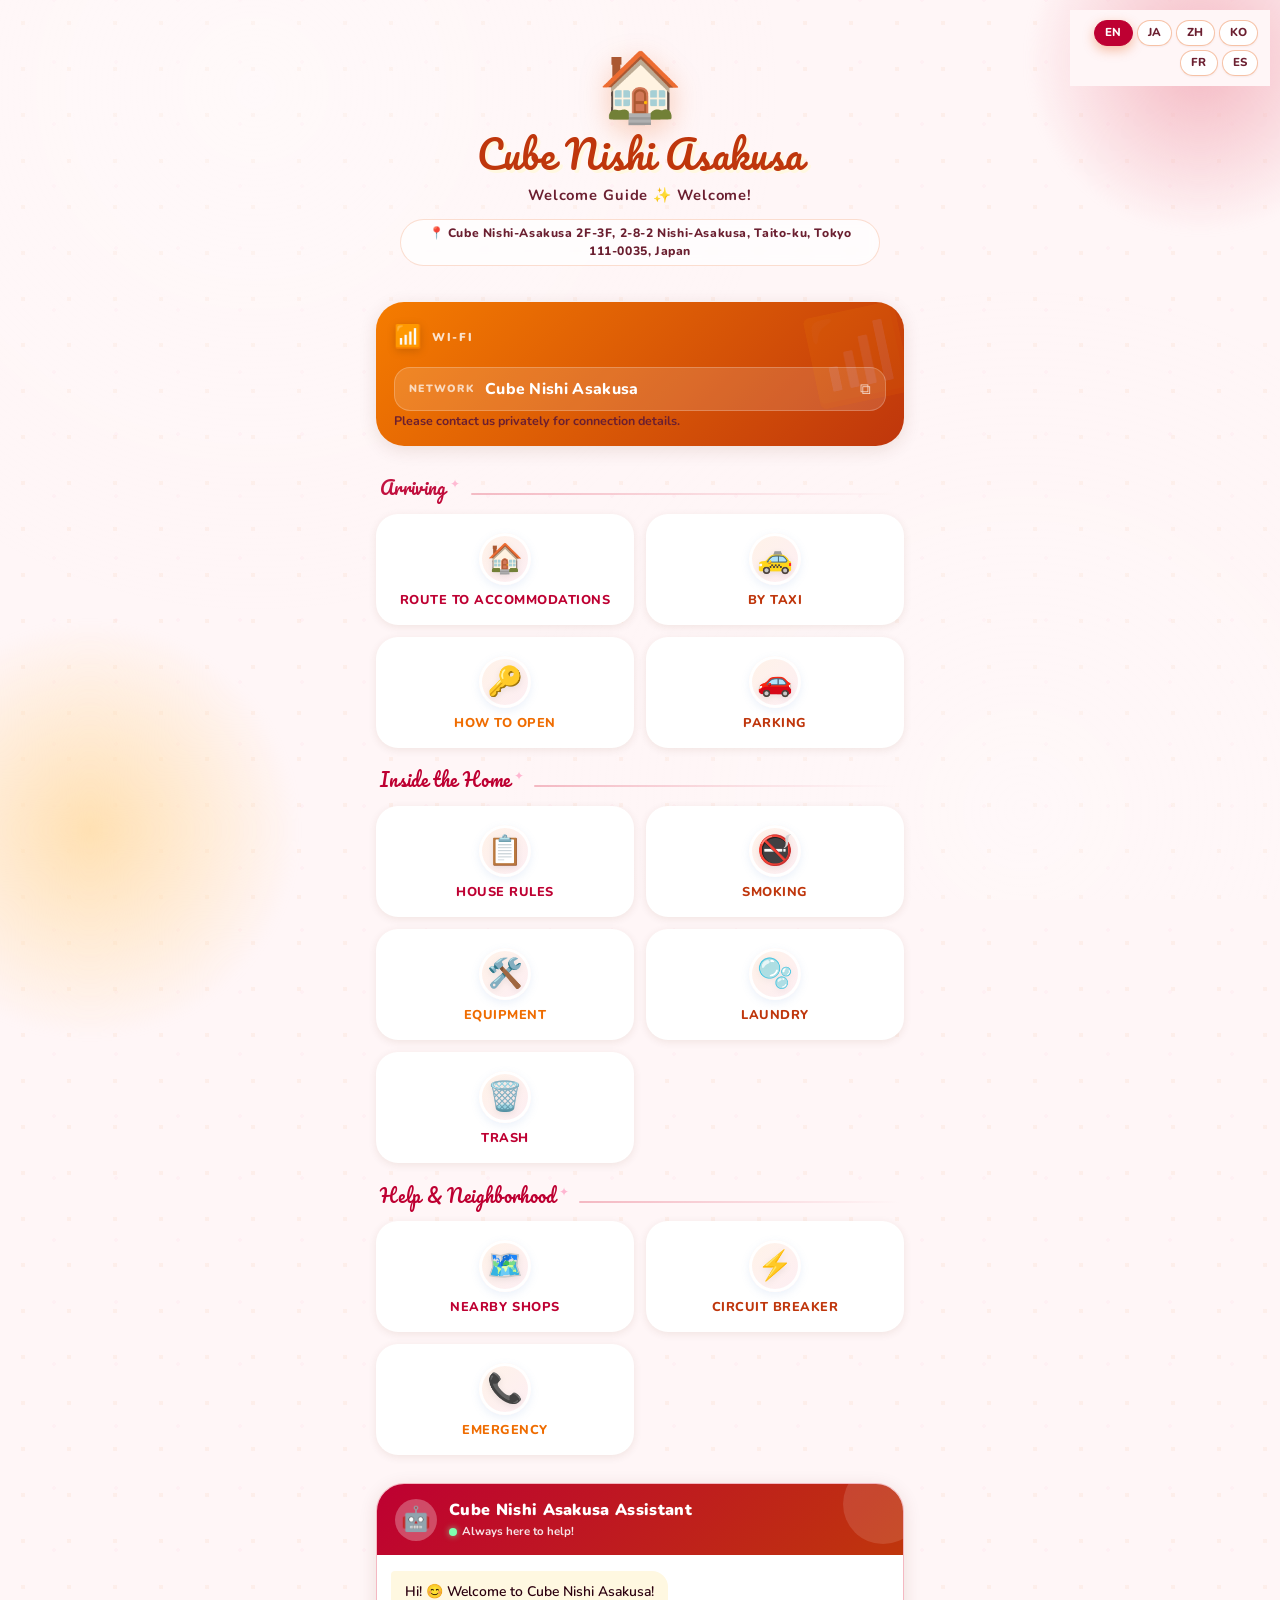
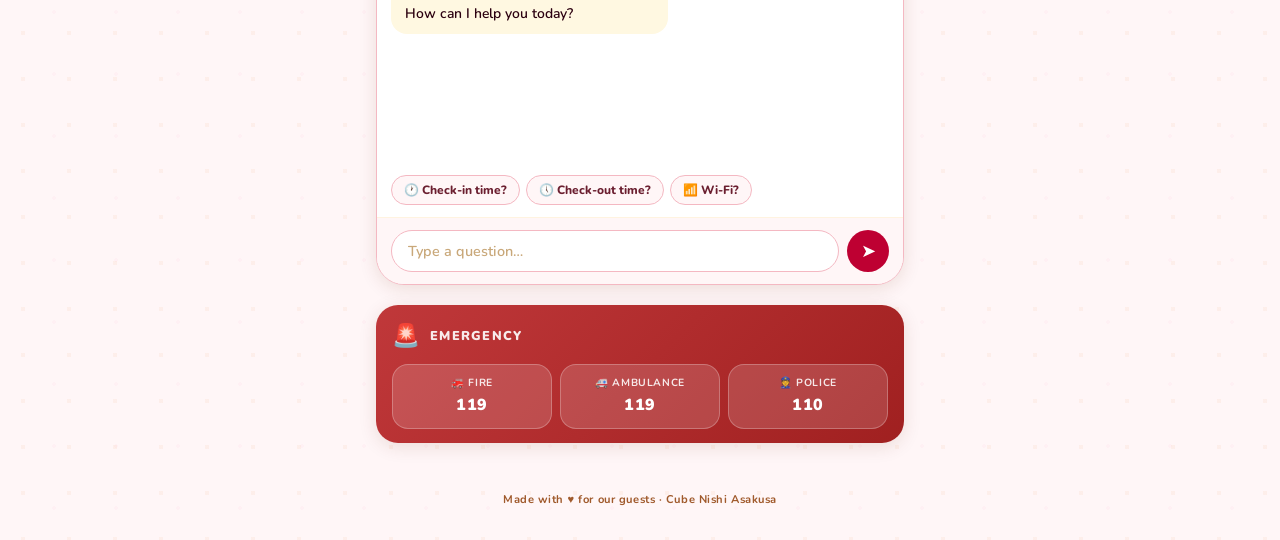
<file: index.html>
<!DOCTYPE html>
<html lang="en">
<head>
    <meta charset="UTF-8">
    <link rel="icon" href="data:image/svg+xml,%3Csvg xmlns='http://www.w3.org/2000/svg' viewBox='0 0 32 32'%3E%3Crect width='32' height='32' rx='10' fill='%23fef3c7'/%3E%3Crect x='20' y='7' width='3' height='6' rx='1.5' fill='none' stroke='%23d97706' stroke-width='1.6'/%3E%3Cpath d='M5,17 Q5,15 7,14 L16,6 L25,14 Q27,15 27,17 Z' fill='none' stroke='%23d97706' stroke-width='2' stroke-linejoin='round' stroke-linecap='round'/%3E%3Crect x='7' y='16' width='18' height='11' rx='2.5' fill='none' stroke='%23d97706' stroke-width='2'/%3E%3Cpath d='M14,27 L14,22 Q14,19.5 16,19.5 Q18,19.5 18,22 L18,27' fill='none' stroke='%23d97706' stroke-width='1.6'/%3E%3Ccircle cx='10.5' cy='21' r='2' fill='none' stroke='%23d97706' stroke-width='1.5'/%3E%3Ccircle cx='21.5' cy='21' r='2' fill='none' stroke='%23d97706' stroke-width='1.5'/%3E%3C/svg%3E">
    <meta name="viewport" content="width=device-width, initial-scale=1.0, viewport-fit=cover">
    <meta name="theme-color" content="#fff6f7">
    <meta name="description" content="Welcome guide for Cube Nishi Asakusa — your spacious home in Taito, Tokyo.">
    <title data-i18n="documentTitle">Welcome to Cube Nishi Asakusa</title>
    <link rel="preconnect" href="https://fonts.googleapis.com">
    <link rel="preconnect" href="https://fonts.gstatic.com" crossorigin>
    <link href="https://fonts.googleapis.com/css2?family=Nunito:wght@500;600;700;800;900&family=Pacifico&display=swap" rel="stylesheet">
    <link rel="stylesheet" href="assets/i18n.css">
    <style>
        :root {
            --cream: #fff6f7;
            --cream-deep: #ffe0b2;
            --orange: #be0032;
            --orange-light: #f4b8c2;
            --orange-soft: #fff3e0;
            --teal: #f57c00;
            --teal-light: #ffe0b2;
            --teal-dark: #bf360c;
            --teal-soft: #fff8e1;
            --dusty-rose: #ef6c00;
            --dusty-rose-light: #f4b8c2;
            --dusty-rose-soft: #fff3e0;
            --green-dark: #bf360c;
            --green-soft: #ffccbc;
            --text-dark: #2c0010;
            --text-mid: #6b1f30;
            --text-soft: #a05a2c;
            --white: #ffffff;
            --ink-15: rgba(80,30,0,0.15);

            --shadow-xs: 0 1px 2px rgba(100,40,0,0.06);
            --shadow-sm: 0 2px 8px rgba(100,40,0,0.09);
            --shadow-md: 0 4px 18px rgba(100,40,0,0.12);
            --shadow-lg: 0 10px 34px rgba(100,40,0,0.18);
            --shadow-hover: 0 14px 38px rgba(100,40,0,0.22);

            --r-sm: 10px;
            --r-md: 16px;
            --r-lg: 22px;
            --r-xl: 28px;

            --ease-pop: cubic-bezier(.34,1.56,.64,1);
        }

        * { box-sizing: border-box; margin: 0; padding: 0; }
        html { -webkit-tap-highlight-color: transparent; }
        body {
            font-family: 'Nunito', -apple-system, BlinkMacSystemFont, sans-serif;
            background-color: var(--cream);
            color: var(--text-dark);
            min-height: 100vh;
            overflow-x: hidden;
            padding-bottom: env(safe-area-inset-bottom);
            line-height: 1.55;
        }
        body::before, body::after {
            content: '';
            position: fixed;
            border-radius: 50%;
            pointer-events: none;
            z-index: 0;
            filter: blur(4px);
        }
        body::before {
            top: -120px; right: -100px;
            width: 360px; height: 360px;
            background: radial-gradient(circle, var(--orange-light) 0%, transparent 68%);
        }
        body::after {
            bottom: -140px; left: -120px;
            width: 420px; height: 420px;
            background: radial-gradient(circle, var(--teal-light) 0%, transparent 70%);
        }
        main::before {
            content: '';
            position: fixed; inset: 0;
            background-image: radial-gradient(circle at 20% 10%, rgba(255,255,255,0.35) 0, transparent 40%),
                              radial-gradient(circle at 80% 90%, rgba(255,255,255,0.25) 0, transparent 40%);
            pointer-events: none; z-index: 0;
        }
        .skip-link {
            position: absolute; left: -9999px; top: 10px;
            background: var(--orange); color: #fff;
            padding: 10px 16px; border-radius: 999px; font-weight: 800; z-index: 1000;
        }
        .skip-link:focus { left: 10px; }
        main { position: relative; max-width: 560px; margin: 0 auto; z-index: 1; }

        .lang-switcher {
            position: fixed; top: calc(10px + env(safe-area-inset-top)); right: 10px;
            z-index: 100; display: flex; gap: 4px; flex-wrap: wrap; justify-content: flex-end; max-width: 200px;
        }
        .lang-btn {
            border: 1.5px solid rgba(230,81,0,0.35);
            background: rgba(255,255,255,0.92); backdrop-filter: blur(10px); -webkit-backdrop-filter: blur(10px);
            border-radius: 999px; padding: 5px 10px; font-family: inherit; font-size: 0.72rem; font-weight: 800;
            color: var(--text-mid); cursor: pointer; transition: all 0.2s ease; box-shadow: var(--shadow-xs); letter-spacing: 0.02em;
        }
        .lang-btn.active { background: var(--orange); border-color: var(--orange); color: #fff; box-shadow: 0 4px 12px rgba(230,81,0,0.35); }
        .lang-btn:hover:not(.active), .lang-btn:focus-visible:not(.active) { border-color: var(--orange); color: var(--orange); outline: none; }

        .hero { text-align: center; padding: 54px 24px 28px; position: relative; }
        .hero-house {
            display: inline-block; font-size: 68px; line-height: 1; margin-bottom: 10px;
            animation: floatHouse 3.5s ease-in-out infinite;
            filter: drop-shadow(0 8px 14px rgba(230,81,0,0.25));
        }
        @keyframes floatHouse { 0%,100% { transform: translateY(0) rotate(-2deg); } 50% { transform: translateY(-7px) rotate(2deg); } }
        .hero h1 {
            font-family: 'Pacifico', cursive; font-weight: 400; font-size: clamp(1.6rem, 6vw, 2.4rem);
            color: var(--teal-dark); line-height: 1.15; text-shadow: 3px 3px 0 var(--teal-soft);
            margin-bottom: 8px; letter-spacing: 0.01em;
        }
        .hero-sub { font-size: 0.92rem; color: var(--text-mid); font-weight: 700; letter-spacing: 0.06em; }
        .hero-location {
            display: inline-flex; align-items: center; gap: 6px; margin-top: 12px;
            padding: 5px 14px; border-radius: 999px; background: rgba(255,255,255,0.7);
            backdrop-filter: blur(6px); -webkit-backdrop-filter: blur(6px); color: var(--text-mid);
            font-size: 0.76rem; font-weight: 800; letter-spacing: 0.05em; border: 1px solid rgba(230,81,0,0.18);
            max-width: calc(100% - 32px); justify-content: center; text-align: center; line-height: 1.45; white-space: normal;
        }

        .wifi-card {
            margin: 8px 16px 28px;
            background: linear-gradient(135deg, var(--teal) 0%, var(--teal-dark) 100%);
            border-radius: var(--r-xl); padding: 18px 18px 16px; box-shadow: var(--shadow-md);
            position: relative; overflow: hidden; color: #fff; animation: slideDown 0.5s ease both;
        }
        .wifi-card::before {
            content: '\1F4F6'; position: absolute; right: -6px; top: -10px;
            font-size: 84px; opacity: 0.10; transform: rotate(-12deg);
        }
        .wifi-head { display: flex; align-items: center; gap: 10px; margin-bottom: 12px; }
        .wifi-head-label { font-size: 0.72rem; font-weight: 900; letter-spacing: 0.15em; text-transform: uppercase; color: rgba(255,255,255,0.8); flex: 1; }
        .wifi-head-emoji { font-size: 1.4rem; filter: drop-shadow(0 2px 4px rgba(0,0,0,0.15)); }
        .qr-toggle {
            border: 1.5px solid rgba(255,255,255,0.35); background: rgba(255,255,255,0.15);
            backdrop-filter: blur(4px); border-radius: 999px; padding: 5px 12px; font-family: inherit;
            font-size: 0.72rem; font-weight: 800; color: #fff; cursor: pointer; letter-spacing: 0.05em;
            transition: all 0.2s; display: inline-flex; align-items: center; gap: 5px;
        }
        .qr-toggle:hover, .qr-toggle:focus-visible { background: rgba(255,255,255,0.28); border-color: rgba(255,255,255,0.6); outline: none; }
        .qr-toggle .qr-ico { font-size: 0.9rem; }
        .wifi-rows { display: flex; flex-direction: column; gap: 8px; }
        .wifi-row {
            display: flex; align-items: center; gap: 10px; padding: 10px 14px;
            background: rgba(255,255,255,0.14); border: 1px solid rgba(255,255,255,0.22);
            border-radius: var(--r-md); color: inherit; font-family: inherit; cursor: pointer;
            text-align: left; transition: background 0.2s, transform 0.15s var(--ease-pop); width: 100%;
        }
        .wifi-row:hover, .wifi-row:focus-visible { background: rgba(255,255,255,0.22); outline: none; }
        .wifi-row:active { transform: scale(0.98); }
        .wifi-row.copied { background: rgba(127,255,176,0.35); }
        .wifi-row-label { font-size: 0.66rem; font-weight: 900; letter-spacing: 0.12em; text-transform: uppercase; color: rgba(255,255,255,0.7); min-width: 56px; }
        .wifi-row-val { flex: 1; font-size: 0.98rem; font-weight: 800; color: #fff; letter-spacing: 0.02em; word-break: break-all; }
        .wifi-row-action { font-size: 0.95rem; opacity: 0.75; flex-shrink: 0; transition: transform 0.3s var(--ease-pop); }
        .wifi-row:hover .wifi-row-action { transform: scale(1.15); opacity: 1; }
        .wifi-qr { display: none; margin-top: 14px; padding: 16px; background: #fff; border-radius: var(--r-md); text-align: center; animation: fadeIn 0.3s ease; }
        .wifi-qr.visible { display: block; }
        .wifi-qr canvas, .wifi-qr img { display: block; margin: 0 auto 8px; max-width: 200px; height: auto; image-rendering: pixelated; }
        .wifi-qr-hint { font-size: 0.78rem; color: var(--text-mid); font-weight: 700; }

        .toast {
            position: fixed; left: 50%; bottom: 28px; transform: translateX(-50%) translateY(20px);
            background: var(--text-dark); color: #fff; padding: 10px 18px; border-radius: 999px;
            font-size: 0.85rem; font-weight: 800; box-shadow: var(--shadow-lg); opacity: 0;
            pointer-events: none; transition: all 0.3s var(--ease-pop); z-index: 200; display: flex; align-items: center; gap: 8px;
        }
        .toast.show { opacity: 1; transform: translateX(-50%) translateY(0); }

        .menu { padding: 0 16px; }
        .menu-group { margin-bottom: 18px; }
        .menu-group-head { display: flex; align-items: baseline; gap: 10px; margin: 0 4px 12px; }
        .menu-group-title { font-family: 'Pacifico', cursive; font-weight: 400; font-size: 1.1rem; color: var(--orange); letter-spacing: 0.02em; }
        .menu-group-line { flex: 1; height: 2px; background: linear-gradient(to right, var(--orange-light), transparent); border-radius: 2px; }
        .btn-grid { display: grid; grid-template-columns: 1fr 1fr; gap: 12px; }
        .pl-btn {
            background: var(--white); border-radius: var(--r-lg); padding: 18px 12px 16px;
            display: flex; flex-direction: column; align-items: center; gap: 8px;
            text-decoration: none; color: var(--text-dark); box-shadow: var(--shadow-sm);
            border: 1.5px solid transparent; transition: transform 0.22s var(--ease-pop), box-shadow 0.22s ease, border-color 0.2s ease, background 0.2s ease;
            animation: popIn 0.4s var(--ease-pop) both; position: relative; overflow: hidden;
        }
        .pl-btn::before { content: ''; position: absolute; top: 0; left: 0; right: 0; height: 3px; background: var(--btn-accent, var(--orange)); opacity: 0; transition: opacity 0.2s; }
        .pl-btn:hover, .pl-btn:focus-visible, .pl-btn:active { transform: translateY(-4px); box-shadow: var(--shadow-hover); border-color: var(--btn-accent, var(--orange)); outline: none; }
        .pl-btn:hover::before, .pl-btn:focus-visible::before { opacity: 1; }
        .pl-icon-wrap { width: 52px; height: 52px; border-radius: 50%; display: flex; align-items: center; justify-content: center; background: var(--btn-tint, var(--orange-soft)); transition: transform 0.3s var(--ease-pop); }
        .pl-btn:hover .pl-icon-wrap { transform: scale(1.08) rotate(-5deg); }
        .pl-icon { font-size: 1.8rem; line-height: 1; filter: drop-shadow(0 2px 3px rgba(0,0,0,0.08)); }
        .pl-en { font-size: 0.8rem; font-weight: 800; text-transform: uppercase; letter-spacing: 0.04em; color: var(--btn-accent, var(--orange)); text-align: center; line-height: 1.2; }
        .pl-ja { font-size: 0.7rem; font-weight: 700; color: var(--text-mid); text-align: center; line-height: 1.35; }
        .pl-btn:nth-of-type(1) { --btn-accent: var(--orange);     --btn-tint: var(--orange-soft);     animation-delay: 0.05s; }
        .pl-btn:nth-of-type(2) { --btn-accent: var(--teal-dark);  --btn-tint: var(--teal-soft);       animation-delay: 0.1s; }
        .pl-btn:nth-of-type(3) { --btn-accent: var(--dusty-rose); --btn-tint: var(--dusty-rose-soft); animation-delay: 0.15s; }
        .pl-btn:nth-of-type(4) { --btn-accent: var(--green-dark); --btn-tint: var(--green-soft);      animation-delay: 0.2s; }

        @keyframes popIn { from { opacity: 0; transform: scale(0.88) translateY(10px); } to { opacity: 1; transform: scale(1) translateY(0); } }
        @keyframes slideDown { from { opacity: 0; transform: translateY(-14px); } to { opacity: 1; transform: translateY(0); } }
        @keyframes fadeIn { from { opacity: 0; transform: translateY(-6px); } to { opacity: 1; transform: translateY(0); } }

        .chat-section { margin: 28px 16px 0; position: relative; }
        .chat-box { background: var(--white); border-radius: var(--r-xl); box-shadow: var(--shadow-md); overflow: hidden; border: 1.5px solid var(--orange-light); }
        .chat-header {
            background: linear-gradient(135deg, var(--orange) 0%, var(--teal-dark) 100%);
            padding: 14px 18px; display: flex; align-items: center; gap: 12px; position: relative; overflow: hidden;
        }
        .chat-header::after { content: ''; position: absolute; right: -20px; top: -20px; width: 80px; height: 80px; border-radius: 50%; background: rgba(255,255,255,0.12); }
        .chat-avatar { width: 42px; height: 42px; background: rgba(255,255,255,0.28); border-radius: 50%; display: flex; align-items: center; justify-content: center; font-size: 1.5rem; flex-shrink: 0; position: relative; z-index: 1; }
        .chat-hd-text { position: relative; z-index: 1; }
        .chat-hd-name { font-weight: 900; font-size: 1rem; color: #fff; letter-spacing: 0.02em; }
        .chat-hd-status { font-size: 0.72rem; color: rgba(255,255,255,0.88); font-weight: 700; display: flex; align-items: center; }
        .online-dot { width: 8px; height: 8px; border-radius: 50%; background: #7fffb0; display: inline-block; margin-right: 5px; animation: blink 1.6s ease infinite; box-shadow: 0 0 6px rgba(127,255,176,0.7); }
        @keyframes blink { 0%,100% { opacity: 1; } 50% { opacity: 0.4; } }
        .chat-msgs { height: 220px; overflow-y: auto; padding: 16px 14px; display: flex; flex-direction: column; gap: 10px; scroll-behavior: smooth; -webkit-overflow-scrolling: touch; }
        .chat-msgs::-webkit-scrollbar { width: 4px; }
        .chat-msgs::-webkit-scrollbar-track { background: transparent; }
        .chat-msgs::-webkit-scrollbar-thumb { background: var(--orange-light); border-radius: 4px; }
        .msg { max-width: 82%; padding: 10px 14px; border-radius: 16px; font-size: 0.87rem; line-height: 1.55; font-weight: 600; animation: msgPop 0.3s var(--ease-pop) both; white-space: pre-wrap; word-wrap: break-word; }
        @keyframes msgPop { from { opacity: 0; transform: scale(0.92) translateY(4px); } to { opacity: 1; transform: scale(1) translateY(0); } }
        .msg.bot { background: var(--teal-soft); color: var(--text-dark); border-radius: 4px 16px 16px 16px; align-self: flex-start; }
        .msg.user { background: var(--orange); color: #fff; border-radius: 16px 4px 16px 16px; align-self: flex-end; }
        .msg.typing { background: var(--teal-soft); border-radius: 4px 16px 16px 16px; align-self: flex-start; padding: 14px 18px; }
        .typing-dots { display: flex; gap: 4px; align-items: center; }
        .typing-dots span { width: 7px; height: 7px; border-radius: 50%; background: var(--teal-dark); opacity: 0.6; animation: dot 1.2s ease infinite; }
        .typing-dots span:nth-child(2) { animation-delay: 0.2s; }
        .typing-dots span:nth-child(3) { animation-delay: 0.4s; }
        @keyframes dot { 0%,80%,100% { transform: scale(0.9); opacity: 0.5; } 40% { transform: scale(1.3); opacity: 1; } }
        .quick-chips { display: flex; gap: 6px; padding: 0 14px 12px; flex-wrap: wrap; border-bottom: 1.5px solid var(--orange-soft); }
        .chip { background: var(--cream); border: 1.5px solid var(--orange-light); color: var(--text-mid); padding: 6px 12px; border-radius: 999px; font-family: inherit; font-size: 0.75rem; font-weight: 800; cursor: pointer; transition: all 0.2s; white-space: nowrap; }
        .chip:hover, .chip:focus-visible { background: var(--orange); color: #fff; border-color: var(--orange); outline: none; }
        .chat-input-row { display: flex; padding: 12px 14px; gap: 8px; background: var(--cream); }
        .chat-input { flex: 1; border: 1.5px solid var(--orange-light); border-radius: 999px; padding: 10px 16px; font-family: inherit; font-size: 0.9rem; font-weight: 600; color: var(--text-dark); background: var(--white); outline: none; transition: border-color 0.2s, box-shadow 0.2s; }
        .chat-input:focus { border-color: var(--orange); box-shadow: 0 0 0 3px rgba(230,81,0,0.15); }
        .chat-input::placeholder { color: #c9a87a; }
        .send-btn { width: 42px; height: 42px; border-radius: 50%; background: var(--orange); border: none; cursor: pointer; display: flex; align-items: center; justify-content: center; font-size: 1.1rem; color: #fff; transition: transform 0.2s var(--ease-pop), background 0.2s; flex-shrink: 0; }
        .send-btn:hover, .send-btn:focus-visible { transform: scale(1.1); background: #bf360c; outline: none; }
        .send-btn:active { transform: scale(0.94); }

        .emergency-strip { margin: 20px 16px 28px; background: linear-gradient(135deg, #c0383a 0%, #a02020 100%); border-radius: var(--r-lg); padding: 14px 16px; box-shadow: var(--shadow-md); display: flex; flex-direction: column; gap: 10px; }
        .emergency-head { display: flex; align-items: center; gap: 10px; }
        .em-icon { font-size: 1.4rem; }
        .em-title { font-weight: 900; font-size: 0.8rem; color: rgba(255,255,255,0.9); text-transform: uppercase; letter-spacing: 0.1em; }
        .em-buttons { display: grid; grid-template-columns: 1fr 1fr 1fr; gap: 8px; }
        .em-btn { display: flex; flex-direction: column; align-items: center; gap: 2px; padding: 10px 6px; background: rgba(255,255,255,0.15); border: 1px solid rgba(255,255,255,0.25); border-radius: var(--r-md); color: #fff; text-decoration: none; font-family: inherit; transition: background 0.2s, transform 0.15s var(--ease-pop); }
        .em-btn:hover, .em-btn:focus-visible { background: rgba(255,255,255,0.28); outline: none; }
        .em-btn:active { transform: scale(0.97); }
        .em-btn-label { font-size: 0.65rem; font-weight: 700; letter-spacing: 0.06em; text-transform: uppercase; opacity: 0.88; }
        .em-btn-num { font-size: 1rem; font-weight: 900; letter-spacing: 0.04em; }

        .site-footer { text-align: center; padding: 20px 16px 32px; color: var(--text-soft); font-size: 0.7rem; font-weight: 700; letter-spacing: 0.05em; }
        .site-footer .heart { color: var(--orange); }

        @media (prefers-reduced-motion: reduce) {
            *, *::before, *::after { animation-duration: 0.01ms !important; animation-iteration-count: 1 !important; transition-duration: 0.01ms !important; }
            .hero-house { animation: none; }
            .online-dot { animation: none; }
        }
        @media (min-width: 520px) { .btn-grid { grid-template-columns: repeat(2, 1fr); } }
    </style>
  <link rel="stylesheet" href="assets/cute-pack.css">
  <style id="cute-pack-theme">:root{--cp-chip-a:#fff3e8;--cp-chip-b:#fdeef4;--cp-hover-shadow:rgba(220,140,90,.18);--cp-dot-1:rgba(240,170,120,.10);}</style>
</head>
<body>
    <a class="skip-link" href="#main" data-i18n-group="skipLink"><span class="lang lang-en" lang="en">Skip to content</span><span class="lang lang-ja" lang="ja" hidden>本文へ移動</span><span class="lang lang-zh" lang="zh-Hans" hidden>跳至正文</span><span class="lang lang-ko" lang="ko" hidden>본문으로 이동</span><span class="lang lang-fr" lang="fr" hidden>Aller au contenu</span><span class="lang lang-es" lang="es" hidden>Ir al contenido</span></a>
    <nav class="lang-switcher" data-i18n-aria-label="languageLabel" aria-label="Language">
        <button class="lang-btn active" data-lang="en" onclick="setLang('en', this)" aria-label="English">EN</button>
        <button class="lang-btn" data-lang="ja" onclick="setLang('ja', this)" aria-label="&#x65E5;&#x672C;&#x8A9E;">JA</button>
        <button class="lang-btn" data-lang="zh" onclick="setLang('zh', this)" aria-label="&#x4E2D;&#x6587;">ZH</button>
        <button class="lang-btn" data-lang="ko" onclick="setLang('ko', this)" aria-label="&#xD55C;&#xAD6D;&#xC5B4;">KO</button>
        <button class="lang-btn" data-lang="fr" onclick="setLang('fr', this)" aria-label="Fran&#xE7;ais">FR</button>
        <button class="lang-btn" data-lang="es" onclick="setLang('es', this)" aria-label="Espa&#xF1;ol">ES</button>
    </nav>
    <main id="main">
        <header class="hero">
            <span class="hero-house" aria-hidden="true">&#x1F3E0;</span>
            <h1>Cube Nishi Asakusa</h1>
            <p class="hero-sub" data-i18n-group="headerSub"><span class="lang lang-en" lang="en">Welcome Guide ✨ Welcome!</span><span class="lang lang-ja" lang="ja" hidden>ウェルカムガイド ✨ ようこそ！</span><span class="lang lang-zh" lang="zh-Hans" hidden>欢迎指南 ✨ 欢迎您！</span><span class="lang lang-ko" lang="ko" hidden>환영 가이드 ✨ 환영합니다!</span><span class="lang lang-fr" lang="fr" hidden>Guide de bienvenue ✨ Bienvenue !</span><span class="lang lang-es" lang="es" hidden>Guía de bienvenida ✨ ¡Bienvenido/a!</span></p>
            <p class="hero-location" data-i18n-group="heroLocation"><span class="lang lang-en" lang="en">📍 Cube Nishi-Asakusa 2F-3F, 2-8-2 Nishi-Asakusa, Taito-ku, Tokyo 111-0035, Japan</span><span class="lang lang-ja" lang="ja" hidden>📍 〒111-0035 東京都台東区西浅草2-8-2 Cube西浅草 2-3F</span><span class="lang lang-zh" lang="zh-Hans" hidden>📍 日本东京都台东区西浅草2-8-2 Cube西浅草2-3层，邮编111-0035</span><span class="lang lang-ko" lang="ko" hidden>📍 일본 도쿄도 다이토구 니시아사쿠사 2-8-2 Cube 니시아사쿠사 2-3층 (111-0035)</span><span class="lang lang-fr" lang="fr" hidden>📍 Cube Nishi-Asakusa, 2e-3e étages, 2-8-2 Nishi-Asakusa, Taito-ku, Tokyo 111-0035, Japon</span><span class="lang lang-es" lang="es" hidden>📍 Cube Nishi-Asakusa, plantas 2-3, 2-8-2 Nishi-Asakusa, Taito-ku, Tokio 111-0035, Japón</span></p>
        </header>
        <section class="wifi-card" aria-labelledby="wifi-title">
            <div class="wifi-head">
                <span class="wifi-head-emoji" aria-hidden="true">&#x1F4F6;</span>
                <span class="wifi-head-label" id="wifi-title" data-i18n-group="wifiLabel"><span class="lang lang-en" lang="en">Wi-Fi</span><span class="lang lang-ja" lang="ja" hidden>Wi-Fi</span><span class="lang lang-zh" lang="zh-Hans" hidden>Wi-Fi</span><span class="lang lang-ko" lang="ko" hidden>Wi-Fi</span><span class="lang lang-fr" lang="fr" hidden>Wi-Fi</span><span class="lang lang-es" lang="es" hidden>Wi-Fi</span></span>
            </div>
            <div class="wifi-rows">
                <button class="wifi-row" onclick="copyWifi(this, 'Cube Nishi Asakusa')" data-i18n-aria-label="copyNetwork" aria-label="Copy network name">
                    <span class="wifi-row-label" data-i18n-group="ssidLabel"><span class="lang lang-en" lang="en">Network</span><span class="lang lang-ja" lang="ja" hidden>SSID</span><span class="lang lang-zh" lang="zh-Hans" hidden>网络</span><span class="lang lang-ko" lang="ko" hidden>네트워크</span><span class="lang lang-fr" lang="fr" hidden>Réseau</span><span class="lang lang-es" lang="es" hidden>Red</span></span>
                    <span class="wifi-row-val">Cube Nishi Asakusa</span>
                    <span class="wifi-row-action" aria-hidden="true">&#x29C9;</span>
                </button>
            </div>
            <p class="wifi-qr-hint" data-i18n-group="wifiPrivate"><span class="lang lang-en" lang="en">Please contact us privately for connection details.</span><span class="lang lang-ja" lang="ja" hidden>接続情報は個別メッセージでお問い合わせください。</span><span class="lang lang-zh" lang="zh-Hans" hidden>请通过私人消息向我们询问连接信息。</span><span class="lang lang-ko" lang="ko" hidden>연결 정보는 개별 메시지로 문의해 주세요.</span><span class="lang lang-fr" lang="fr" hidden>Contactez-nous par message privé pour les informations de connexion.</span><span class="lang lang-es" lang="es" hidden>Consulte los datos de conexión por mensaje privado.</span></p>
        </section>
        <nav class="menu" data-i18n-aria-label="guestMenu" aria-label="Guest menu">
            <div class="menu-group">
                <div class="menu-group-head">
                    <span class="menu-group-title" data-i18n-group="catArrive"><span class="lang lang-en" lang="en">Arriving</span><span class="lang lang-ja" lang="ja" hidden>お越しの際に</span><span class="lang lang-zh" lang="zh-Hans" hidden>到达</span><span class="lang lang-ko" lang="ko" hidden>도착 안내</span><span class="lang lang-fr" lang="fr" hidden>Arrivée</span><span class="lang lang-es" lang="es" hidden>Al llegar</span></span>
                    <span class="menu-group-line"></span>
                </div>
                <div class="btn-grid">
                    <a href="access/" class="pl-btn">
                        <span class="pl-icon-wrap"><span class="pl-icon" aria-hidden="true">&#x1F3E0;</span></span>
                        <span class="pl-en" data-i18n-group="btn1"><span class="lang lang-en" lang="en">Route to Accommodations</span><span class="lang lang-ja" lang="ja" hidden>宿泊施設へのルート</span><span class="lang lang-zh" lang="zh-Hans" hidden>前往住宿的路线</span><span class="lang lang-ko" lang="ko" hidden>숙소까지 가는 길</span><span class="lang lang-fr" lang="fr" hidden>Itinéraire vers l&#x27;hébergement</span><span class="lang lang-es" lang="es" hidden>Ruta al alojamiento</span></span>
                    </a>
                    <a href="taxi/" class="pl-btn">
                        <span class="pl-icon-wrap"><span class="pl-icon" aria-hidden="true">&#x1F695;</span></span>
                        <span class="pl-en" data-i18n-group="btn2"><span class="lang lang-en" lang="en">By Taxi</span><span class="lang lang-ja" lang="ja" hidden>タクシーをご利用の場合</span><span class="lang lang-zh" lang="zh-Hans" hidden>乘坐出租车</span><span class="lang lang-ko" lang="ko" hidden>택시 이용 방법</span><span class="lang lang-fr" lang="fr" hidden>En taxi</span><span class="lang lang-es" lang="es" hidden>En taxi</span></span>
                    </a>
                    <a href="how-to-open/" class="pl-btn">
                        <span class="pl-icon-wrap"><span class="pl-icon" aria-hidden="true">&#x1F511;</span></span>
                        <span class="pl-en" data-i18n-group="btn3"><span class="lang lang-en" lang="en">How to Open</span><span class="lang lang-ja" lang="ja" hidden>鍵の開け方</span><span class="lang lang-zh" lang="zh-Hans" hidden>如何开门</span><span class="lang lang-ko" lang="ko" hidden>문 여는 방법</span><span class="lang lang-fr" lang="fr" hidden>Comment ouvrir la porte</span><span class="lang lang-es" lang="es" hidden>Cómo abrir la puerta</span></span>
                    </a>
                    <a href="parking/" class="pl-btn">
                        <span class="pl-icon-wrap"><span class="pl-icon" aria-hidden="true">&#x1F697;</span></span>
                        <span class="pl-en" data-i18n-group="btn7"><span class="lang lang-en" lang="en">Parking</span><span class="lang lang-ja" lang="ja" hidden>駐車場情報</span><span class="lang lang-zh" lang="zh-Hans" hidden>停车场信息</span><span class="lang lang-ko" lang="ko" hidden>주차장 안내</span><span class="lang lang-fr" lang="fr" hidden>Parking</span><span class="lang lang-es" lang="es" hidden>Aparcamiento</span></span>
                    </a>
                </div>
            </div>
            <div class="menu-group">
                <div class="menu-group-head">
                    <span class="menu-group-title" data-i18n-group="catInside"><span class="lang lang-en" lang="en">Inside the Home</span><span class="lang lang-ja" lang="ja" hidden>室内のご案内</span><span class="lang lang-zh" lang="zh-Hans" hidden>屋内信息</span><span class="lang lang-ko" lang="ko" hidden>실내 안내</span><span class="lang lang-fr" lang="fr" hidden>Dans le logement</span><span class="lang lang-es" lang="es" hidden>Dentro del alojamiento</span></span>
                    <span class="menu-group-line"></span>
                </div>
                <div class="btn-grid">
                    <a href="house-rules/" class="pl-btn">
                        <span class="pl-icon-wrap"><span class="pl-icon" aria-hidden="true">&#x1F4CB;</span></span>
                        <span class="pl-en" data-i18n-group="btn4"><span class="lang lang-en" lang="en">House Rules</span><span class="lang lang-ja" lang="ja" hidden>ハウスルール</span><span class="lang lang-zh" lang="zh-Hans" hidden>房屋规则</span><span class="lang lang-ko" lang="ko" hidden>하우스 규칙</span><span class="lang lang-fr" lang="fr" hidden>Règlement intérieur</span><span class="lang lang-es" lang="es" hidden>Normas de la casa</span></span>
                    </a>
                     <a href="smoking/" class="pl-btn">
                        <span class="pl-icon-wrap"><span class="pl-icon" aria-hidden="true">&#x1F6AD;</span></span>
                        <span class="pl-en" data-i18n-group="btn13"><span class="lang lang-en" lang="en">Smoking</span><span class="lang lang-ja" lang="ja" hidden>喫煙について</span><span class="lang lang-zh" lang="zh-Hans" hidden>吸烟规定</span><span class="lang lang-ko" lang="ko" hidden>흡연 규정</span><span class="lang lang-fr" lang="fr" hidden>Tabac / Fumer</span><span class="lang lang-es" lang="es" hidden>Fumar</span></span>
                    </a>
                    <a href="equipment/" class="pl-btn">
                        <span class="pl-icon-wrap"><span class="pl-icon" aria-hidden="true">&#x1F6E0;&#xFE0F;</span></span>
                        <span class="pl-en" data-i18n-group="btn5"><span class="lang lang-en" lang="en">Equipment</span><span class="lang lang-ja" lang="ja" hidden>設備について</span><span class="lang lang-zh" lang="zh-Hans" hidden>设施说明</span><span class="lang lang-ko" lang="ko" hidden>시설 안내</span><span class="lang lang-fr" lang="fr" hidden>Équipements</span><span class="lang lang-es" lang="es" hidden>Equipamiento</span></span>
                    </a>
                    <a href="laundry/" class="pl-btn">
                        <span class="pl-icon-wrap"><span class="pl-icon" aria-hidden="true">&#x1FAE7;</span></span>
                        <span class="pl-en" data-i18n-group="btn9"><span class="lang lang-en" lang="en">Laundry</span><span class="lang lang-ja" lang="ja" hidden>洗濯機の使い方</span><span class="lang lang-zh" lang="zh-Hans" hidden>洗衣机使用方法</span><span class="lang lang-ko" lang="ko" hidden>세탁기 사용법</span><span class="lang lang-fr" lang="fr" hidden>Utilisation du lave-linge</span><span class="lang lang-es" lang="es" hidden>Uso de la lavadora</span></span>
                    </a>
                    <a href="trash/" class="pl-btn">
                        <span class="pl-icon-wrap"><span class="pl-icon" aria-hidden="true">&#x1F5D1;&#xFE0F;</span></span>
                        <span class="pl-en" data-i18n-group="btn8"><span class="lang lang-en" lang="en">Trash</span><span class="lang lang-ja" lang="ja" hidden>ゴミの出し方</span><span class="lang lang-zh" lang="zh-Hans" hidden>垃圾处理方法</span><span class="lang lang-ko" lang="ko" hidden>쓰레기 버리는 방법</span><span class="lang lang-fr" lang="fr" hidden>Collecte des ordures</span><span class="lang lang-es" lang="es" hidden>Gestión de residuos</span></span>
                    </a>
                </div>
            </div>
            <div class="menu-group">
                <div class="menu-group-head">
                    <span class="menu-group-title" data-i18n-group="catHelp"><span class="lang lang-en" lang="en">Help &amp; Neighborhood</span><span class="lang lang-ja" lang="ja" hidden>ヘルプ・周辺情報</span><span class="lang lang-zh" lang="zh-Hans" hidden>帮助与周边</span><span class="lang lang-ko" lang="ko" hidden>도움말 &amp; 주변</span><span class="lang lang-fr" lang="fr" hidden>Aide &amp; Quartier</span><span class="lang lang-es" lang="es" hidden>Ayuda y barrio</span></span>
                    <span class="menu-group-line"></span>
                </div>
                <div class="btn-grid">
                    <a href="nearby-shops/" class="pl-btn">
                        <span class="pl-icon-wrap"><span class="pl-icon" aria-hidden="true">&#x1F5FA;&#xFE0F;</span></span>
                        <span class="pl-en" data-i18n-group="btn6"><span class="lang lang-en" lang="en">Nearby Shops</span><span class="lang lang-ja" lang="ja" hidden>近くのお店情報</span><span class="lang lang-zh" lang="zh-Hans" hidden>附近商店</span><span class="lang lang-ko" lang="ko" hidden>근처 상점</span><span class="lang lang-fr" lang="fr" hidden>Commerces à proximité</span><span class="lang lang-es" lang="es" hidden>Tiendas cercanas</span></span>
                    </a>
                    <a href="circuit-breaker/" class="pl-btn">
                        <span class="pl-icon-wrap"><span class="pl-icon" aria-hidden="true">&#x26A1;</span></span>
                        <span class="pl-en" data-i18n-group="btn10"><span class="lang lang-en" lang="en">Circuit Breaker</span><span class="lang lang-ja" lang="ja" hidden>ブレーカーについて</span><span class="lang lang-zh" lang="zh-Hans" hidden>断路器说明</span><span class="lang lang-ko" lang="ko" hidden>차단기 안내</span><span class="lang lang-fr" lang="fr" hidden>Disjoncteur</span><span class="lang lang-es" lang="es" hidden>Interruptor automático</span></span>
                    </a>
                    <a href="emergency/" class="pl-btn">
                        <span class="pl-icon-wrap"><span class="pl-icon" aria-hidden="true">&#x1F4DE;</span></span>
                        <span class="pl-en" data-i18n-group="btn11"><span class="lang lang-en" lang="en">Emergency</span><span class="lang lang-ja" lang="ja" hidden>緊急時の連絡</span><span class="lang lang-zh" lang="zh-Hans" hidden>紧急联系</span><span class="lang lang-ko" lang="ko" hidden>긴급 연락처</span><span class="lang lang-fr" lang="fr" hidden>Urgences</span><span class="lang lang-es" lang="es" hidden>Emergencias</span></span>
                    </a>
                </div>
            </div>
        </nav>
        <section class="chat-section" aria-labelledby="chat-title">
            <div class="chat-box">
                <div class="chat-header">
                    <div class="chat-avatar" aria-hidden="true">&#x1F916;</div>
                    <div class="chat-hd-text">
                        <div class="chat-hd-name" id="chat-title" data-i18n-group="assistantName"><span class="lang lang-en" lang="en">Cube Nishi Asakusa Assistant</span><span class="lang lang-ja" lang="ja" hidden>Cube西浅草 アシスタント</span><span class="lang lang-zh" lang="zh-Hans" hidden>Cube西浅草 助手</span><span class="lang lang-ko" lang="ko" hidden>Cube 니시아사쿠사 도우미</span><span class="lang lang-fr" lang="fr" hidden>Assistant Cube Nishi Asakusa</span><span class="lang lang-es" lang="es" hidden>Asistente Cube Nishi Asakusa</span></div>
                        <div class="chat-hd-status"><span class="online-dot" aria-hidden="true"></span><span id="statusText">Always here to help!</span></div>
                    </div>
                </div>
                <div class="chat-msgs" id="chatMsgs" aria-live="polite">
                    <div class="msg bot">Hi! &#x1F60A; Welcome to Cube Nishi Asakusa!<br>How can I help you today?</div>
                </div>
                <div class="quick-chips" id="quickChips" data-i18n-aria-label="suggestedLabel" aria-label="Suggested questions">
                    <button type="button" class="chip" data-chip="chipCheckin" data-i18n-group="chipCheckin" onclick="askChip(this)"><span class="lang lang-en" lang="en">🕐 Check-in time?</span><span class="lang lang-ja" lang="ja" hidden>🕐 チェックイン時間</span><span class="lang lang-zh" lang="zh-Hans" hidden>🕐 入住时间？</span><span class="lang lang-ko" lang="ko" hidden>🕐 체크인 시간?</span><span class="lang lang-fr" lang="fr" hidden>🕐 Heure d&#x27;arrivée ?</span><span class="lang lang-es" lang="es" hidden>🕐 ¿Hora de entrada?</span></button>
                    <button type="button" class="chip" data-chip="chipCheckout" data-i18n-group="chipCheckout" onclick="askChip(this)"><span class="lang lang-en" lang="en">🕔 Check-out time?</span><span class="lang lang-ja" lang="ja" hidden>🕔 チェックアウト時間</span><span class="lang lang-zh" lang="zh-Hans" hidden>🕔 退房时间？</span><span class="lang lang-ko" lang="ko" hidden>🕔 체크아웃 시간?</span><span class="lang lang-fr" lang="fr" hidden>🕔 Heure de départ ?</span><span class="lang lang-es" lang="es" hidden>🕔 ¿Hora de salida?</span></button>
                    <button type="button" class="chip" data-chip="chipWifi" data-i18n-group="chipWifi" onclick="askChip(this)"><span class="lang lang-en" lang="en">📶 Wi-Fi?</span><span class="lang lang-ja" lang="ja" hidden>📶 Wi-Fi</span><span class="lang lang-zh" lang="zh-Hans" hidden>📶 Wi-Fi？</span><span class="lang lang-ko" lang="ko" hidden>📶 Wi-Fi?</span><span class="lang lang-fr" lang="fr" hidden>📶 Wi-Fi ?</span><span class="lang lang-es" lang="es" hidden>📶 ¿Wi-Fi?</span></button>
                </div>
                <div class="chat-input-row">
                    <input type="text" class="chat-input" id="chatInput" placeholder="Type a question&#x2026;" data-i18n-aria-label="questionLabel" aria-label="Type your question">
                    <button class="send-btn" onclick="sendMessage()" data-i18n-aria-label="sendLabel" aria-label="Send message">&#x27A4;</button>
                </div>
            </div>
        </section>
        <aside class="emergency-strip" aria-labelledby="em-title">
            <div class="emergency-head">
                <span class="em-icon" aria-hidden="true">&#x1F6A8;</span>
                <span class="em-title" id="em-title" data-i18n-group="emergencyTitle"><span class="lang lang-en" lang="en">Emergency</span><span class="lang lang-ja" lang="ja" hidden>緊急連絡先</span><span class="lang lang-zh" lang="zh-Hans" hidden>紧急联系</span><span class="lang lang-ko" lang="ko" hidden>긴급 연락처</span><span class="lang lang-fr" lang="fr" hidden>Urgences</span><span class="lang lang-es" lang="es" hidden>Emergencias</span></span>
            </div>
            <div class="em-buttons">
                <a href="tel:119" class="em-btn"><span class="em-btn-label" data-i18n-group="emFire"><span class="lang lang-en" lang="en">🚒 Fire</span><span class="lang lang-ja" lang="ja" hidden>🚒 消防</span><span class="lang lang-zh" lang="zh-Hans" hidden>🚒 消防</span><span class="lang lang-ko" lang="ko" hidden>🚒 소방</span><span class="lang lang-fr" lang="fr" hidden>🚒 Pompiers</span><span class="lang lang-es" lang="es" hidden>🚒 Bomberos</span></span><span class="em-btn-num">119</span></a>
                <a href="tel:119" class="em-btn"><span class="em-btn-label" data-i18n-group="emAmb"><span class="lang lang-en" lang="en">🚑 Ambulance</span><span class="lang lang-ja" lang="ja" hidden>🚑 救急</span><span class="lang lang-zh" lang="zh-Hans" hidden>🚑 救护</span><span class="lang lang-ko" lang="ko" hidden>🚑 구급</span><span class="lang lang-fr" lang="fr" hidden>🚑 Ambulance</span><span class="lang lang-es" lang="es" hidden>🚑 Ambulancia</span></span><span class="em-btn-num">119</span></a>
                <a href="tel:110" class="em-btn"><span class="em-btn-label" data-i18n-group="emPolice"><span class="lang lang-en" lang="en">👮 Police</span><span class="lang lang-ja" lang="ja" hidden>👮 警察</span><span class="lang lang-zh" lang="zh-Hans" hidden>👮 警察</span><span class="lang lang-ko" lang="ko" hidden>👮 경찰</span><span class="lang lang-fr" lang="fr" hidden>👮 Police</span><span class="lang lang-es" lang="es" hidden>👮 Policía</span></span><span class="em-btn-num">110</span></a>
            </div>
        </aside>
        <footer class="site-footer">
            <p data-i18n-group="footerText"><span class="lang lang-en" lang="en">Made with ♥ for our guests · Cube Nishi Asakusa</span><span class="lang lang-ja" lang="ja" hidden>ゲストの皆さまへ、心を込めて ♥ · Cube西浅草</span><span class="lang lang-zh" lang="zh-Hans" hidden>用心服务每一位住客 ♥ · Cube西浅草</span><span class="lang lang-ko" lang="ko" hidden>게스트를 위해 정성을 담아 ♥ · Cube 니시아사쿠사</span><span class="lang lang-fr" lang="fr" hidden>Avec ♥ pour nos voyageurs · Cube Nishi Asakusa</span><span class="lang lang-es" lang="es" hidden>Con ♥ para nuestros huéspedes · Cube Nishi Asakusa</span></p>
        </footer>
    </main>
    <div class="toast" id="toast" role="status" aria-live="polite">
        <span aria-hidden="true">&#x2713;</span>
        <span id="toastText">Copied!</span>
    </div>
    <script src="assets/i18n.js" defer></script>
    <script>
        const CONFIG = {
            workerUrl: 'https://concierge.info-tsumugi4.workers.dev',
            sheetId:   '1Ex05ckGULQi-T8kmHbW6ksIHd48wQu6UCGaaN1x9hRA',
            gids: {
                property:    '377239116',
                commonRules: '2144241359',
                faq:         '44823007',
                propertyFaq: '1910852923',
            },
        };


        let history = [];

        const LANG_DATA = {
            en: { status: 'Always here to help!',   placeholder: 'Type a question\u2026',       welcome: 'Hi! \uD83D\uDE0A Welcome to Cube Nishi Asakusa!<br>How can I help you today?',       copied: 'Copied!',     chipCheckin: 'What time is check-in?',        chipCheckout: 'What time is check-out?',       chipWifi: 'What is the Wi-Fi password?' },
            ja: { status: '\u3044\u3064\u3067\u3082\u3054\u8CEA\u554F\u3069\u3046\u305E\uFF01',    placeholder: '\u3054\u8CEA\u554F\u3092\u5165\u529B\u3057\u3066\u304F\u3060\u3055\u3044\u2026',    welcome: '\u3053\u3093\u306B\u3061\u306F\uFF01\uD83D\uDE0A Cube \u897F\u6D45\u8349\u3078\u3088\u3046\u3053\u305D\uFF01<br>\u4F55\u3067\u3082\u304A\u6C17\u8EFD\u306B\u3069\u3046\u305E\uFF01',              copied: '\u30B3\u30D4\u30FC\u3057\u307E\u3057\u305F\uFF01', chipCheckin: '\u30C1\u30A7\u30C3\u30AF\u30A4\u30F3\u306F\u4F55\u6642\u3067\u3059\u304B\uFF1F',         chipCheckout: '\u30C1\u30A7\u30C3\u30AF\u30A2\u30A6\u30C8\u306F\u4F55\u6642\u3067\u3059\u304B\uFF1F',    chipWifi: 'Wi-Fi\u306E\u30D1\u30B9\u30EF\u30FC\u30C9\u306F\uFF1F' },
            zh: { status: '\u968F\u65F6\u4E3A\u60A8\u670D\u52A1\uFF01',            placeholder: '\u8BF7\u8F93\u5165\u60A8\u7684\u95EE\u9898\u2026',             welcome: '\u60A8\u597D\uFF01\uD83D\uDE0A \u6B22\u8FCE\u6765\u5230 Cube \u897F\u6D45\u8349\uFF01<br>\u6709\u4EC0\u4E48\u53EF\u4EE5\u5E2E\u60A8\u7684\u5417\uFF1F',                       copied: '\u5DF2\u590D\u5236\uFF01',      chipCheckin: '\u5165\u4F4F\u65F6\u95F4\u662F\u51E0\u70B9\uFF1F',                 chipCheckout: '\u9000\u623F\u65F6\u95F4\u662F\u51E0\u70B9\uFF1F',              chipWifi: 'Wi-Fi\u5BC6\u7801\u662F\u4EC0\u4E48\uFF1F' },
            ko: { status: '\uC5B8\uC81C\uB4E0\uC9C0 \uB3C4\uC640\uB4DC\uB9BD\uB2C8\uB2E4!',    placeholder: '\uC9C8\uBB38\uC744 \uC785\uB825\uD558\uC138\uC694\u2026',          welcome: '\uC548\uB155\uD558\uC138\uC694! \uD83D\uDE0A Cube \uB2C8\uC2DC\uC544\uC0AC\uAFB8\uC0AC\uC5D0 \uC624\uC2E0 \uAC83\uC744 \uD658\uC601\uD569\uB2C8\uB2E4!<br>\uBB34\uC5C7\uC744 \uB3C4\uC640\uB4DC\uB9B4\uAE4C\uC694?',    copied: '\uBCF5\uC0AC\uB418\uC5C8\uC2B5\uB2C8\uB2E4!', chipCheckin: '\uCCB4\uD06C\uC778 \uC2DC\uAC04\uC740 \uC5B8\uC81C\uC778\uAC00\uC694?',          chipCheckout: '\uCCB4\uD06C\uC544\uC6C3 \uC2DC\uAC04\uC740 \uC5B8\uC81C\uC778\uAC00\uC694?',    chipWifi: 'Wi-Fi \uBE44\uBC00\uBC88\uD638\uAC00 \uB098\uC694?' },
            fr: { status: 'Toujours l\u00E0 pour vous!', placeholder: 'Posez votre question\u2026', welcome: 'Bonjour ! \uD83D\uDE0A Bienvenue au Cube Nishi Asakusa !<br>Comment puis-je vous aider ?',   copied: 'Copi\u00E9 !', chipCheckin: '\u00C0 quelle heure est l\'arriv\u00E9e ?', chipCheckout: '\u00C0 quelle heure est le d\u00E9part ?', chipWifi: 'Quel est le mot de passe Wi-Fi ?' },
            es: { status: '\u00A1Aqu\u00ED para ayudarle!', placeholder: 'Escriba su pregunta\u2026', welcome: '\u00A1Hola! \uD83D\uDE0A \u00A1Bienvenido/a al Cube Nishi Asakusa!<br>\u00BFEn qu\u00E9 puedo ayudarle?', copied: '\u00A1Copiado!', chipCheckin: '\u00BFA qu\u00E9 hora es el check-in?', chipCheckout: '\u00BFA qu\u00E9 hora es el check-out?', chipWifi: '\u00BFCu\u00E1l es la contrase\u00F1a del Wi-Fi?' },
        };

        const UI_STRINGS = {
  "en": {
    "headerSub": "Welcome Guide ✨ Welcome!",
    "heroLocation": "📍 Cube Nishi-Asakusa 2F-3F, 2-8-2 Nishi-Asakusa, Taito-ku, Tokyo 111-0035, Japan",
    "wifiLabel": "Wi-Fi",
    "ssidLabel": "Network",
    "passLabel": "Password",
    "qrBtn": "QR",
    "qrHint": "Scan with your camera to connect",
    "catArrive": "Arriving",
    "catInside": "Inside the Home",
    "catHelp": "Help & Neighborhood",
    "btn1": "Route to Accommodations",
    "btn2": "By Taxi",
    "btn3": "How to Open",
    "btn4": "House Rules",
    "btn5": "Equipment",
    "btn6": "Nearby Shops",
    "btn7": "Parking",
    "btn8": "Trash",
    "btn9": "Laundry",
    "btn10": "Circuit Breaker",
    "btn11": "Emergency",
    "btn12": "Gas Reset",
    "btn13": "Smoking",
    "emergencyTitle": "Emergency",
    "emFire": "🚒 Fire",
    "emAmb": "🚑 Ambulance",
    "emPolice": "👮 Police",
    "chipCheckin": "🕐 Check-in time?",
    "chipCheckout": "🕔 Check-out time?",
    "chipWifi": "📶 Wi-Fi?",
    "languageLabel": "Language",
    "backLabel": "Back to menu",
    "mapsBtn": "📍 Google Maps",
    "imageAlt": "Illustrated guide (English); translated instructions follow.",
    "documentTitle": "Welcome to Cube Nishi Asakusa",
    "skipLink": "Skip to content",
    "guestMenu": "Guest menu",
    "assistantName": "Cube Nishi Asakusa Assistant",
    "questionLabel": "Type your question",
    "sendLabel": "Send message",
    "suggestedLabel": "Suggested questions",
    "copyNetwork": "Copy network name",
    "wifiPrivate": "Please contact us privately for connection details.",
    "footerText": "Made with ♥ for our guests · Cube Nishi Asakusa",
    "errorReply": "Sorry, something went wrong. Please try again.",
    "connectionError": "Unable to connect. Please try again."
  },
  "ja": {
    "headerSub": "ウェルカムガイド ✨ ようこそ！",
    "heroLocation": "📍 〒111-0035 東京都台東区西浅草2-8-2 Cube西浅草 2-3F",
    "wifiLabel": "Wi-Fi",
    "ssidLabel": "SSID",
    "passLabel": "パスワード",
    "qrBtn": "QR",
    "qrHint": "カメラでスキャンして接続",
    "catArrive": "お越しの際に",
    "catInside": "室内のご案内",
    "catHelp": "ヘルプ・周辺情報",
    "btn1": "宿泊施設へのルート",
    "btn2": "タクシーをご利用の場合",
    "btn3": "鍵の開け方",
    "btn4": "ハウスルール",
    "btn5": "設備について",
    "btn6": "近くのお店情報",
    "btn7": "駐車場情報",
    "btn8": "ゴミの出し方",
    "btn9": "洗濯機の使い方",
    "btn10": "ブレーカーについて",
    "btn11": "緊急時の連絡",
    "btn12": "ガスメーター復帰",
    "btn13": "喫煙について",
    "emergencyTitle": "緊急連絡先",
    "emFire": "🚒 消防",
    "emAmb": "🚑 救急",
    "emPolice": "👮 警察",
    "chipCheckin": "🕐 チェックイン時間",
    "chipCheckout": "🕔 チェックアウト時間",
    "chipWifi": "📶 Wi-Fi",
    "languageLabel": "言語",
    "backLabel": "メニューに戻る",
    "mapsBtn": "📍 Google マップ",
    "imageAlt": "図解（英語）。翻訳した説明は画像の後にあります。",
    "documentTitle": "Cube西浅草へようこそ",
    "skipLink": "本文へ移動",
    "guestMenu": "ゲストメニュー",
    "assistantName": "Cube西浅草 アシスタント",
    "questionLabel": "質問を入力",
    "sendLabel": "メッセージ送信",
    "suggestedLabel": "質問の例",
    "copyNetwork": "ネットワーク名をコピー",
    "wifiPrivate": "接続情報は個別メッセージでお問い合わせください。",
    "footerText": "ゲストの皆さまへ、心を込めて ♥ · Cube西浅草",
    "errorReply": "エラーが発生しました。もう一度お試しください。",
    "connectionError": "接続できませんでした。もう一度お試しください。"
  },
  "zh": {
    "headerSub": "欢迎指南 ✨ 欢迎您！",
    "heroLocation": "📍 日本东京都台东区西浅草2-8-2 Cube西浅草2-3层，邮编111-0035",
    "wifiLabel": "Wi-Fi",
    "ssidLabel": "网络",
    "passLabel": "密码",
    "qrBtn": "QR",
    "qrHint": "用相机扫描即可连接",
    "catArrive": "到达",
    "catInside": "屋内信息",
    "catHelp": "帮助与周边",
    "btn1": "前往住宿的路线",
    "btn2": "乘坐出租车",
    "btn3": "如何开门",
    "btn4": "房屋规则",
    "btn5": "设施说明",
    "btn6": "附近商店",
    "btn7": "停车场信息",
    "btn8": "垃圾处理方法",
    "btn9": "洗衣机使用方法",
    "btn10": "断路器说明",
    "btn11": "紧急联系",
    "btn12": "燃气表复位",
    "btn13": "吸烟规定",
    "emergencyTitle": "紧急联系",
    "emFire": "🚒 消防",
    "emAmb": "🚑 救护",
    "emPolice": "👮 警察",
    "chipCheckin": "🕐 入住时间？",
    "chipCheckout": "🕔 退房时间？",
    "chipWifi": "📶 Wi-Fi？",
    "languageLabel": "语言",
    "backLabel": "返回菜单",
    "mapsBtn": "📍 Google 地图",
    "imageAlt": "英文图解，译文请见图片下方。",
    "documentTitle": "欢迎来到Cube西浅草",
    "skipLink": "跳至正文",
    "guestMenu": "住客菜单",
    "assistantName": "Cube西浅草 助手",
    "questionLabel": "输入问题",
    "sendLabel": "发送消息",
    "suggestedLabel": "问题示例",
    "copyNetwork": "复制网络名称",
    "wifiPrivate": "请通过私人消息向我们询问连接信息。",
    "footerText": "用心服务每一位住客 ♥ · Cube西浅草",
    "errorReply": "发生错误，请重试。",
    "connectionError": "无法连接，请重试。"
  },
  "ko": {
    "headerSub": "환영 가이드 ✨ 환영합니다!",
    "heroLocation": "📍 일본 도쿄도 다이토구 니시아사쿠사 2-8-2 Cube 니시아사쿠사 2-3층 (111-0035)",
    "wifiLabel": "Wi-Fi",
    "ssidLabel": "네트워크",
    "passLabel": "비밀번호",
    "qrBtn": "QR",
    "qrHint": "카메라로 스캔하여 연결",
    "catArrive": "도착 안내",
    "catInside": "실내 안내",
    "catHelp": "도움말 & 주변",
    "btn1": "숙소까지 가는 길",
    "btn2": "택시 이용 방법",
    "btn3": "문 여는 방법",
    "btn4": "하우스 규칙",
    "btn5": "시설 안내",
    "btn6": "근처 상점",
    "btn7": "주차장 안내",
    "btn8": "쓰레기 버리는 방법",
    "btn9": "세탁기 사용법",
    "btn10": "차단기 안내",
    "btn11": "긴급 연락처",
    "btn12": "가스 미터 복구",
    "btn13": "흡연 규정",
    "emergencyTitle": "긴급 연락처",
    "emFire": "🚒 소방",
    "emAmb": "🚑 구급",
    "emPolice": "👮 경찰",
    "chipCheckin": "🕐 체크인 시간?",
    "chipCheckout": "🕔 체크아웃 시간?",
    "chipWifi": "📶 Wi-Fi?",
    "languageLabel": "언어",
    "backLabel": "메뉴로 돌아가기",
    "mapsBtn": "📍 Google 지도",
    "imageAlt": "영어 그림 안내. 번역된 설명은 이미지 아래에 있습니다.",
    "documentTitle": "Cube 니시아사쿠사에 오신 것을 환영합니다",
    "skipLink": "본문으로 이동",
    "guestMenu": "게스트 메뉴",
    "assistantName": "Cube 니시아사쿠사 도우미",
    "questionLabel": "질문 입력",
    "sendLabel": "메시지 보내기",
    "suggestedLabel": "추천 질문",
    "copyNetwork": "네트워크 이름 복사",
    "wifiPrivate": "연결 정보는 개별 메시지로 문의해 주세요.",
    "footerText": "게스트를 위해 정성을 담아 ♥ · Cube 니시아사쿠사",
    "errorReply": "오류가 발생했습니다. 다시 시도해 주세요.",
    "connectionError": "연결할 수 없습니다. 다시 시도해 주세요."
  },
  "fr": {
    "headerSub": "Guide de bienvenue ✨ Bienvenue !",
    "heroLocation": "📍 Cube Nishi-Asakusa, 2e-3e étages, 2-8-2 Nishi-Asakusa, Taito-ku, Tokyo 111-0035, Japon",
    "wifiLabel": "Wi-Fi",
    "ssidLabel": "Réseau",
    "passLabel": "Mot de passe",
    "qrBtn": "QR",
    "qrHint": "Scannez avec votre caméra pour vous connecter",
    "catArrive": "Arrivée",
    "catInside": "Dans le logement",
    "catHelp": "Aide & Quartier",
    "btn1": "Itinéraire vers l'hébergement",
    "btn2": "En taxi",
    "btn3": "Comment ouvrir la porte",
    "btn4": "Règlement intérieur",
    "btn5": "Équipements",
    "btn6": "Commerces à proximité",
    "btn7": "Parking",
    "btn8": "Collecte des ordures",
    "btn9": "Utilisation du lave-linge",
    "btn10": "Disjoncteur",
    "btn11": "Urgences",
    "btn12": "Réinitialisation gaz",
    "btn13": "Tabac / Fumer",
    "emergencyTitle": "Urgences",
    "emFire": "🚒 Pompiers",
    "emAmb": "🚑 Ambulance",
    "emPolice": "👮 Police",
    "chipCheckin": "🕐 Heure d'arrivée ?",
    "chipCheckout": "🕔 Heure de départ ?",
    "chipWifi": "📶 Wi-Fi ?",
    "languageLabel": "Langue",
    "backLabel": "Retour au menu",
    "mapsBtn": "📍 Google Maps",
    "imageAlt": "Guide illustré en anglais ; traduction sous les images.",
    "documentTitle": "Bienvenue au Cube Nishi Asakusa",
    "skipLink": "Aller au contenu",
    "guestMenu": "Menu des voyageurs",
    "assistantName": "Assistant Cube Nishi Asakusa",
    "questionLabel": "Saisissez votre question",
    "sendLabel": "Envoyer le message",
    "suggestedLabel": "Questions suggérées",
    "copyNetwork": "Copier le nom du réseau",
    "wifiPrivate": "Contactez-nous par message privé pour les informations de connexion.",
    "footerText": "Avec ♥ pour nos voyageurs · Cube Nishi Asakusa",
    "errorReply": "Une erreur est survenue. Veuillez réessayer.",
    "connectionError": "Connexion impossible. Veuillez réessayer."
  },
  "es": {
    "headerSub": "Guía de bienvenida ✨ ¡Bienvenido/a!",
    "heroLocation": "📍 Cube Nishi-Asakusa, plantas 2-3, 2-8-2 Nishi-Asakusa, Taito-ku, Tokio 111-0035, Japón",
    "wifiLabel": "Wi-Fi",
    "ssidLabel": "Red",
    "passLabel": "Contraseña",
    "qrBtn": "QR",
    "qrHint": "Escanea con tu cámara para conectar",
    "catArrive": "Al llegar",
    "catInside": "Dentro del alojamiento",
    "catHelp": "Ayuda y barrio",
    "btn1": "Ruta al alojamiento",
    "btn2": "En taxi",
    "btn3": "Cómo abrir la puerta",
    "btn4": "Normas de la casa",
    "btn5": "Equipamiento",
    "btn6": "Tiendas cercanas",
    "btn7": "Aparcamiento",
    "btn8": "Gestión de residuos",
    "btn9": "Uso de la lavadora",
    "btn10": "Interruptor automático",
    "btn11": "Emergencias",
    "btn12": "Reinicio de gas",
    "btn13": "Fumar",
    "emergencyTitle": "Emergencias",
    "emFire": "🚒 Bomberos",
    "emAmb": "🚑 Ambulancia",
    "emPolice": "👮 Policía",
    "chipCheckin": "🕐 ¿Hora de entrada?",
    "chipCheckout": "🕔 ¿Hora de salida?",
    "chipWifi": "📶 ¿Wi-Fi?",
    "languageLabel": "Idioma",
    "backLabel": "Volver al menú",
    "mapsBtn": "📍 Google Maps",
    "imageAlt": "Guía ilustrada en inglés; traducción debajo de las imágenes.",
    "documentTitle": "Bienvenido a Cube Nishi Asakusa",
    "skipLink": "Ir al contenido",
    "guestMenu": "Menú para huéspedes",
    "assistantName": "Asistente Cube Nishi Asakusa",
    "questionLabel": "Escriba su pregunta",
    "sendLabel": "Enviar mensaje",
    "suggestedLabel": "Preguntas sugeridas",
    "copyNetwork": "Copiar nombre de red",
    "wifiPrivate": "Consulte los datos de conexión por mensaje privado.",
    "footerText": "Con ♥ para nuestros huéspedes · Cube Nishi Asakusa",
    "errorReply": "Se ha producido un error. Inténtelo de nuevo.",
    "connectionError": "No se puede conectar. Inténtelo de nuevo."
  }
};
window.I18N_STRINGS = UI_STRINGS;

        function syncLangUI(lang) {
            const d = LANG_DATA[lang] || LANG_DATA.en;
            const st = document.getElementById('statusText');
            const ci = document.getElementById('chatInput');
            if (st) st.textContent = d.status;
            if (ci) ci.placeholder = d.placeholder;
            history = [];
            document.getElementById('quickChips').style.display = '';
            document.getElementById('toastText').textContent = d.copied;
            const msgs = document.getElementById('chatMsgs');
            if (msgs) msgs.innerHTML = `<div class="msg bot">${d.welcome}</div>`;
        }

        async function sendMessage(overrideText) {
            const input = document.getElementById('chatInput');
            const msgs  = document.getElementById('chatMsgs');
            const text  = (overrideText ?? input.value).trim();
            if (!text) return;
            addMsg(text, 'user');
            history.push({ role: 'user', content: text });
            input.value = '';
            const chips = document.getElementById('quickChips');
            if (chips) chips.style.display = 'none';
            const typing = document.createElement('div');
            typing.className = 'msg typing';
            typing.innerHTML = '<div class="typing-dots"><span></span><span></span><span></span></div>';
            msgs.appendChild(typing);
            msgs.scrollTop = msgs.scrollHeight;
            try {
                const res = await fetch(CONFIG.workerUrl, {
                    method: 'POST',
                    headers: { 'Content-Type': 'application/json' },
                    body: JSON.stringify({ messages: history, lang: (window.I18N && window.I18N.get()) || 'en', sheetId: CONFIG.sheetId, gids: CONFIG.gids }),
                });
                const data = await res.json();
                if (!res.ok) { typing.remove(); addMsg(UI_STRINGS[window.I18N.get()].errorReply, 'bot'); return; }
                const reply = (data.content?.[0]?.text || UI_STRINGS[window.I18N.get()].errorReply).replace(/\*\*/g, '');
                typing.remove();
                history.push({ role: 'assistant', content: reply });
                addMsg(reply, 'bot');
            } catch (e) { typing.remove(); addMsg(UI_STRINGS[window.I18N.get()].connectionError, 'bot'); }
        }

        function addMsg(text, type) {
            const msgs = document.getElementById('chatMsgs');
            const el   = document.createElement('div');
            el.className  = `msg ${type}`;
            if (type === 'bot') el.innerHTML = text.replace(/\n/g, '<br>');
            else el.textContent = text;
            msgs.appendChild(el);
            msgs.scrollTop = msgs.scrollHeight;
        }

        function askChip(btn) {
            const key = btn.getAttribute('data-chip');
            const lang = (window.I18N && window.I18N.get()) || 'en';
            const q = LANG_DATA[lang]?.[key] || btn.textContent;
            sendMessage(q);
        }

        async function copyWifi(btn, text) {
            try { await navigator.clipboard.writeText(text); } catch {
                const ta = document.createElement('textarea');
                ta.value = text; ta.style.position = 'fixed'; ta.style.opacity = '0';
                document.body.appendChild(ta); ta.select();
                try { document.execCommand('copy'); } catch {}
                ta.remove();
            }
            btn.classList.add('copied');
            setTimeout(() => btn.classList.remove('copied'), 900);
            const lang = (window.I18N && window.I18N.get()) || 'en';
            showToast(LANG_DATA[lang]?.copied || 'Copied!');
        }

        function showToast(msg) {
            const t = document.getElementById('toast');
            document.getElementById('toastText').textContent = msg;
            t.classList.add('show');
            clearTimeout(showToast._t);
            showToast._t = setTimeout(() => t.classList.remove('show'), 1800);
        }

        document.getElementById('chatInput').addEventListener('keydown', e => {
            if (e.key === 'Enter' && !e.isComposing) sendMessage();
        });

        // Initialize chat on language events
        window.addEventListener('i18n:ready', (e) => syncLangUI(e.detail.lang));
        window.addEventListener('i18n:changed', (e) => syncLangUI(e.detail.lang));
    </script>
  <script src="assets/cute-pack.js" defer></script>
</body>
</html>
</file>
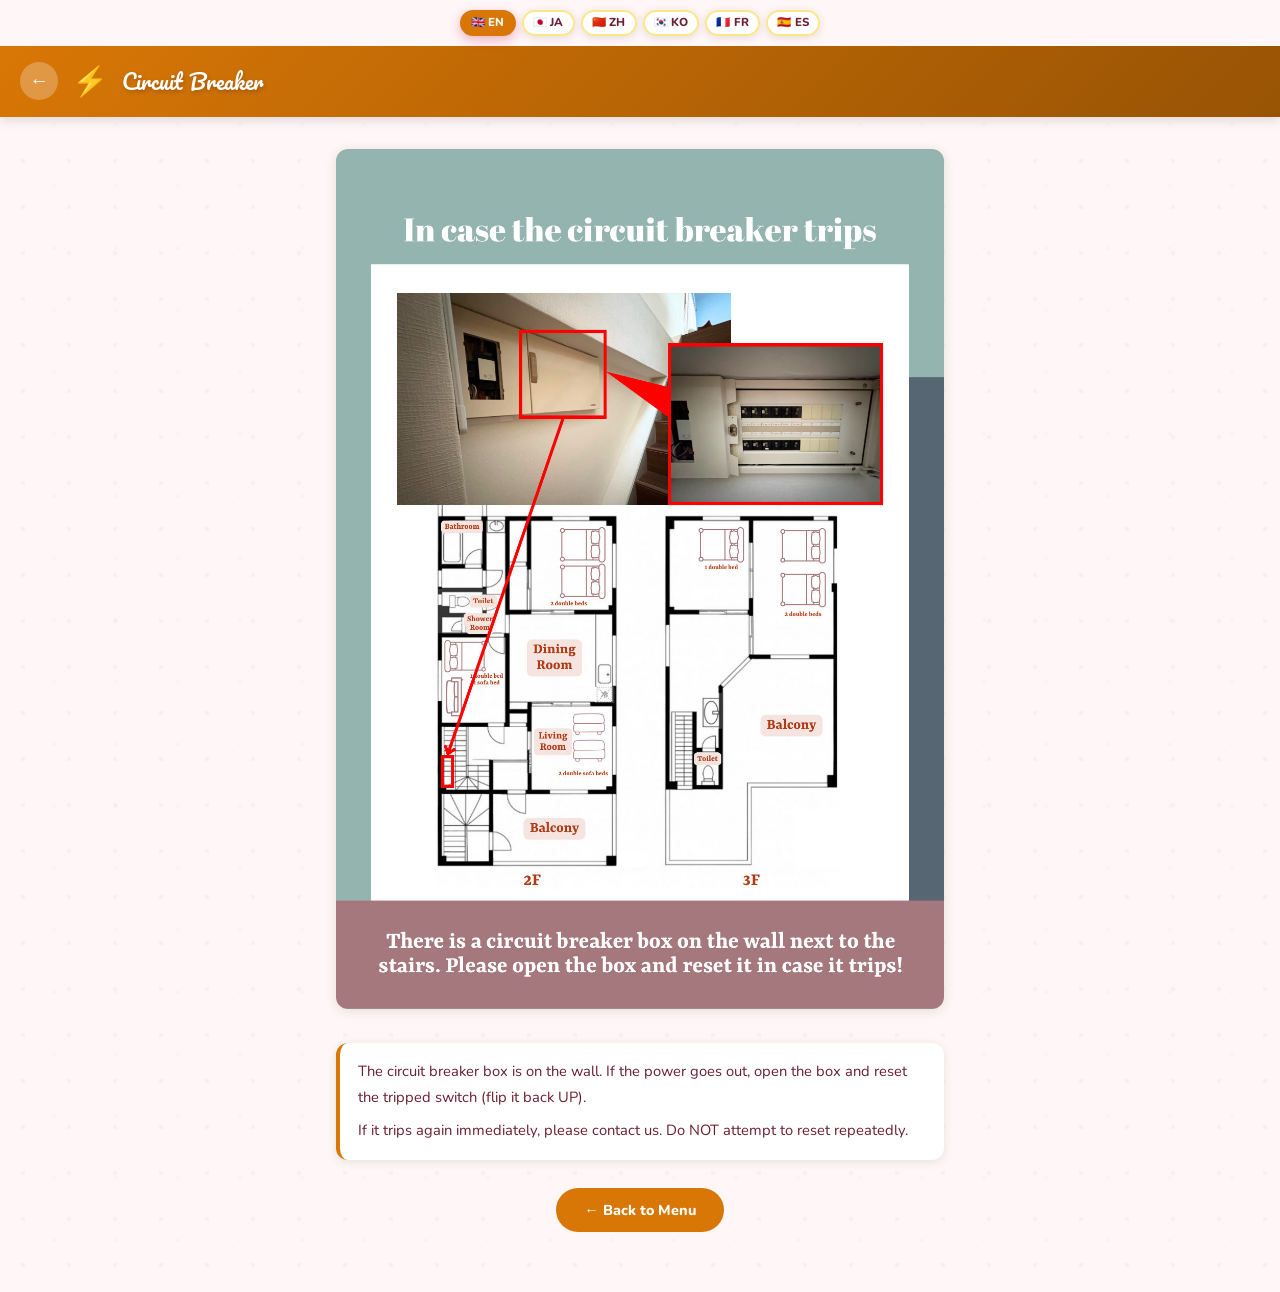
<file: circuit-breaker/index.html>
<!DOCTYPE html>
<html lang="en">
<head>
<meta charset="UTF-8">
<meta name="viewport" content="width=device-width, initial-scale=1.0">
<title data-i18n="documentTitle">Circuit Breaker — Cube Nishi Asakusa</title>
<link href="https://fonts.googleapis.com/css2?family=Nunito:wght@600;700;800;900&family=Pacifico&display=swap" rel="stylesheet">
<link rel="stylesheet" href="../assets/i18n.css">
<style>
  :root{--accent:#d97706;--accent-light:#fde68a;--cream:#fff6f7;--text-dark:#2c0010;--text-mid:#6b1f30;}
  .lang-bar{display:flex;justify-content:center;gap:6px;padding:10px 16px;flex-wrap:wrap;background:var(--cream);}
  .lang-btn{border:2px solid var(--accent-light);background:rgba(255,255,255,0.92);border-radius:50px;padding:4px 9px;font-family:'Nunito',sans-serif;font-size:0.72rem;font-weight:800;color:var(--text-mid);cursor:pointer;transition:all 0.2s;box-shadow:0 2px 8px rgba(60,40,0,0.12);}
  .lang-btn.active{background:var(--accent);border-color:var(--accent);color:#fff;}
  .lang-btn:hover:not(.active){border-color:var(--accent);color:var(--accent);}
  .info-card{background:#fff;border-left:4px solid var(--accent);border-radius:12px;padding:16px 18px;margin:16px 0;box-shadow:0 2px 10px rgba(60,40,0,0.10);}
  .info-card p{font-size:0.92rem;line-height:1.75;color:var(--text-mid);margin:0;}
  .info-card p+p{margin-top:8px;}
  .section-title{font-family:'Pacifico',cursive;font-size:1rem;color:var(--accent);margin-bottom:8px;}
  .page-img{width:100%;border-radius:12px;margin:12px 0;box-shadow:0 2px 12px rgba(60,40,0,0.12);}
  .notice-card{background:#fff;border:3px solid var(--accent);border-radius:16px;padding:28px 24px;text-align:center;box-shadow:0 4px 20px rgba(60,40,0,0.15);margin-bottom:24px;}
  .notice-icon{font-size:3.5rem;margin-bottom:16px;display:block;}
  .notice-title{font-family:'Pacifico',cursive;font-size:1.2rem;color:var(--accent);margin-bottom:16px;}
  .notice-body{font-size:0.95rem;line-height:1.8;color:var(--text-mid);}
  .notice-body strong{color:var(--accent);display:block;margin-top:12px;font-size:1rem;}
  *{box-sizing:border-box;margin:0;padding:0;}
  body{font-family:'Nunito',sans-serif;background:var(--cream);color:var(--text-dark);min-height:100vh;}
  .top-bar{background:linear-gradient(135deg,var(--accent) 0%,color-mix(in srgb,var(--accent) 70%,black) 100%);padding:16px 20px;display:flex;align-items:center;gap:14px;position:sticky;top:0;z-index:10;box-shadow:0 2px 12px rgba(0,0,0,0.15);}
  .back-btn{background:rgba(255,255,255,0.25);border:none;border-radius:50%;width:38px;height:38px;display:flex;align-items:center;justify-content:center;cursor:pointer;font-size:1.2rem;color:#fff;text-decoration:none;flex-shrink:0;transition:background 0.2s;}
  .back-btn:hover{background:rgba(255,255,255,0.4);}
  .top-title{font-family:'Pacifico',cursive;font-size:1.3rem;color:#fff;text-shadow:1px 2px 4px rgba(0,0,0,0.2);flex:1;}
  .top-emoji{font-size:1.8rem;}
  .content{padding:20px 16px 40px;max-width:640px;margin:0 auto;}
  .back-footer{text-align:center;margin-top:28px;padding-bottom:20px;}
  .back-footer a{display:inline-flex;align-items:center;gap:8px;background:var(--accent);color:#fff;text-decoration:none;padding:12px 28px;border-radius:50px;font-weight:800;font-size:0.9rem;transition:opacity 0.2s;}
  .back-footer a:hover{opacity:0.8;}
</style>
  <link rel="stylesheet" href="../assets/cute-pack.css">
  <style id="cute-pack-theme">:root{--cp-chip-a:#fff3e8;--cp-chip-b:#fdeef4;--cp-hover-shadow:rgba(220,140,90,.18);--cp-dot-1:rgba(240,170,120,.10);}</style>
</head>
<body>
<div class="lang-bar" role="toolbar" data-i18n-aria-label="languageLabel" aria-label="Language">
  <button class="lang-btn active" data-lang="en" onclick="setLang('en',this)">&#x1F1EC;&#x1F1E7; EN</button>
  <button class="lang-btn" data-lang="ja" onclick="setLang('ja',this)">&#x1F1EF;&#x1F1F5; JA</button>
  <button class="lang-btn" data-lang="zh" onclick="setLang('zh',this)">&#x1F1E8;&#x1F1F3; ZH</button>
  <button class="lang-btn" data-lang="ko" onclick="setLang('ko',this)">&#x1F1F0;&#x1F1F7; KO</button>
  <button class="lang-btn" data-lang="fr" onclick="setLang('fr',this)">&#x1F1EB;&#x1F1F7; FR</button>
  <button class="lang-btn" data-lang="es" onclick="setLang('es',this)">&#x1F1EA;&#x1F1F8; ES</button>
</div>
<div class="top-bar">
  <a href="../" class="back-btn" data-i18n-aria-label="backLabel" aria-label="Back to menu">&#x2190;</a>
  <span class="top-emoji">⚡</span>
  <div class="top-title" data-i18n-group="pageTitle"><span class="lang lang-en" lang="en">Circuit Breaker</span><span class="lang lang-ja" lang="ja" hidden>ブレーカー</span><span class="lang lang-zh" lang="zh-Hans" hidden>断路器</span><span class="lang lang-ko" lang="ko" hidden>차단기</span><span class="lang lang-fr" lang="fr" hidden>Disjoncteur</span><span class="lang lang-es" lang="es" hidden>Cuadro eléctrico</span></div>
</div>
<div class="content">
  <img src="[data-uri]" class="page-img" data-i18n-alt="imageAlt" alt="Illustrated guide (English); translated instructions follow.">
  <div class="info-card"><p data-i18n-group="cb1"><span class="lang lang-en" lang="en">The circuit breaker box is on the wall. If the power goes out, open the box and reset the tripped switch (flip it back UP).</span><span class="lang lang-ja" lang="ja" hidden>ブレーカーボックスは壁にあります。停電した場合はボックスを開けて下がったスイッチを上に戻してください。</span><span class="lang lang-zh" lang="zh-Hans" hidden>断路器盒在墙上。停电时，打开盒子，将跳下的开关拨回向上位置。</span><span class="lang lang-ko" lang="ko" hidden>차단기 함은 벽에 있습니다. 전기가 나가면 함을 열고 내려간 스위치를 위로 올리세요.</span><span class="lang lang-fr" lang="fr" hidden>Le disjoncteur se trouve sur le mur. En cas de panne, ouvrez la boîte et relevez l&#x27;interrupteur déclenché.</span><span class="lang lang-es" lang="es" hidden>El cuadro eléctrico está en la pared. Si se va la luz, ábralo y suba el interruptor caído.</span></p><p data-i18n-group="cb2"><span class="lang lang-en" lang="en">If it trips again immediately, please contact us. Do NOT attempt to reset repeatedly.</span><span class="lang lang-ja" lang="ja" hidden>すぐに再び落ちる場合はご連絡ください。何度もリセットしようとしないでください。</span><span class="lang lang-zh" lang="zh-Hans" hidden>如果立即再次跳闸，请联系我们。不要反复尝试重置。</span><span class="lang lang-ko" lang="ko" hidden>즉시 다시 내려가면 저희에게 연락해 주세요. 반복적으로 리셋하려 하지 마세요.</span><span class="lang lang-fr" lang="fr" hidden>S&#x27;il se déclenche à nouveau immédiatement, contactez-nous. Ne tentez pas de le réarmer plusieurs fois.</span><span class="lang lang-es" lang="es" hidden>Si vuelve a saltar inmediatamente, contáctenos. No intente rearmarlo repetidamente.</span></p></div>
  <div class="back-footer">
    <a href="../" data-i18n-group="backToMenu"><span class="lang lang-en" lang="en">← Back to Menu</span><span class="lang lang-ja" lang="ja" hidden>← メニューに戻る</span><span class="lang lang-zh" lang="zh-Hans" hidden>← 返回菜单</span><span class="lang lang-ko" lang="ko" hidden>← 메뉴로 돌아가기</span><span class="lang lang-fr" lang="fr" hidden>← Retour au menu</span><span class="lang lang-es" lang="es" hidden>← Volver al menú</span></a>
  </div>
</div>
<script>
const S = {
  "en": {
    "pageTitle": "Circuit Breaker",
    "backToMenu": "← Back to Menu",
    "cb1": "The circuit breaker box is on the wall. If the power goes out, open the box and reset the tripped switch (flip it back UP).",
    "cb2": "If it trips again immediately, please contact us. Do NOT attempt to reset repeatedly.",
    "languageLabel": "Language",
    "backLabel": "Back to menu",
    "mapsBtn": "📍 Google Maps",
    "imageAlt": "Illustrated guide (English); translated instructions follow.",
    "documentTitle": "Circuit Breaker — Cube Nishi Asakusa"
  },
  "ja": {
    "pageTitle": "ブレーカー",
    "backToMenu": "← メニューに戻る",
    "cb1": "ブレーカーボックスは壁にあります。停電した場合はボックスを開けて下がったスイッチを上に戻してください。",
    "cb2": "すぐに再び落ちる場合はご連絡ください。何度もリセットしようとしないでください。",
    "languageLabel": "言語",
    "backLabel": "メニューに戻る",
    "mapsBtn": "📍 Google マップ",
    "imageAlt": "図解（英語）。翻訳した説明は画像の後にあります。",
    "documentTitle": "ブレーカー — Cube Nishi Asakusa"
  },
  "zh": {
    "pageTitle": "断路器",
    "backToMenu": "← 返回菜单",
    "cb1": "断路器盒在墙上。停电时，打开盒子，将跳下的开关拨回向上位置。",
    "cb2": "如果立即再次跳闸，请联系我们。不要反复尝试重置。",
    "languageLabel": "语言",
    "backLabel": "返回菜单",
    "mapsBtn": "📍 Google 地图",
    "imageAlt": "英文图解，译文请见图片下方。",
    "documentTitle": "断路器 — Cube Nishi Asakusa"
  },
  "ko": {
    "pageTitle": "차단기",
    "backToMenu": "← 메뉴로 돌아가기",
    "cb1": "차단기 함은 벽에 있습니다. 전기가 나가면 함을 열고 내려간 스위치를 위로 올리세요.",
    "cb2": "즉시 다시 내려가면 저희에게 연락해 주세요. 반복적으로 리셋하려 하지 마세요.",
    "languageLabel": "언어",
    "backLabel": "메뉴로 돌아가기",
    "mapsBtn": "📍 Google 지도",
    "imageAlt": "영어 그림 안내. 번역된 설명은 이미지 아래에 있습니다.",
    "documentTitle": "차단기 — Cube Nishi Asakusa"
  },
  "fr": {
    "pageTitle": "Disjoncteur",
    "backToMenu": "← Retour au menu",
    "cb1": "Le disjoncteur se trouve sur le mur. En cas de panne, ouvrez la boîte et relevez l'interrupteur déclenché.",
    "cb2": "S'il se déclenche à nouveau immédiatement, contactez-nous. Ne tentez pas de le réarmer plusieurs fois.",
    "languageLabel": "Langue",
    "backLabel": "Retour au menu",
    "mapsBtn": "📍 Google Maps",
    "imageAlt": "Guide illustré en anglais ; traduction sous les images.",
    "documentTitle": "Disjoncteur — Cube Nishi Asakusa"
  },
  "es": {
    "pageTitle": "Cuadro eléctrico",
    "backToMenu": "← Volver al menú",
    "cb1": "El cuadro eléctrico está en la pared. Si se va la luz, ábralo y suba el interruptor caído.",
    "cb2": "Si vuelve a saltar inmediatamente, contáctenos. No intente rearmarlo repetidamente.",
    "languageLabel": "Idioma",
    "backLabel": "Volver al menú",
    "mapsBtn": "📍 Google Maps",
    "imageAlt": "Guía ilustrada en inglés; traducción debajo de las imágenes.",
    "documentTitle": "Cuadro eléctrico — Cube Nishi Asakusa"
  }
};
window.I18N_STRINGS = S;
</script>
<script src="../assets/i18n.js" defer></script>
  <script src="../assets/cute-pack.js" defer></script>
</body>
</html>
</file>
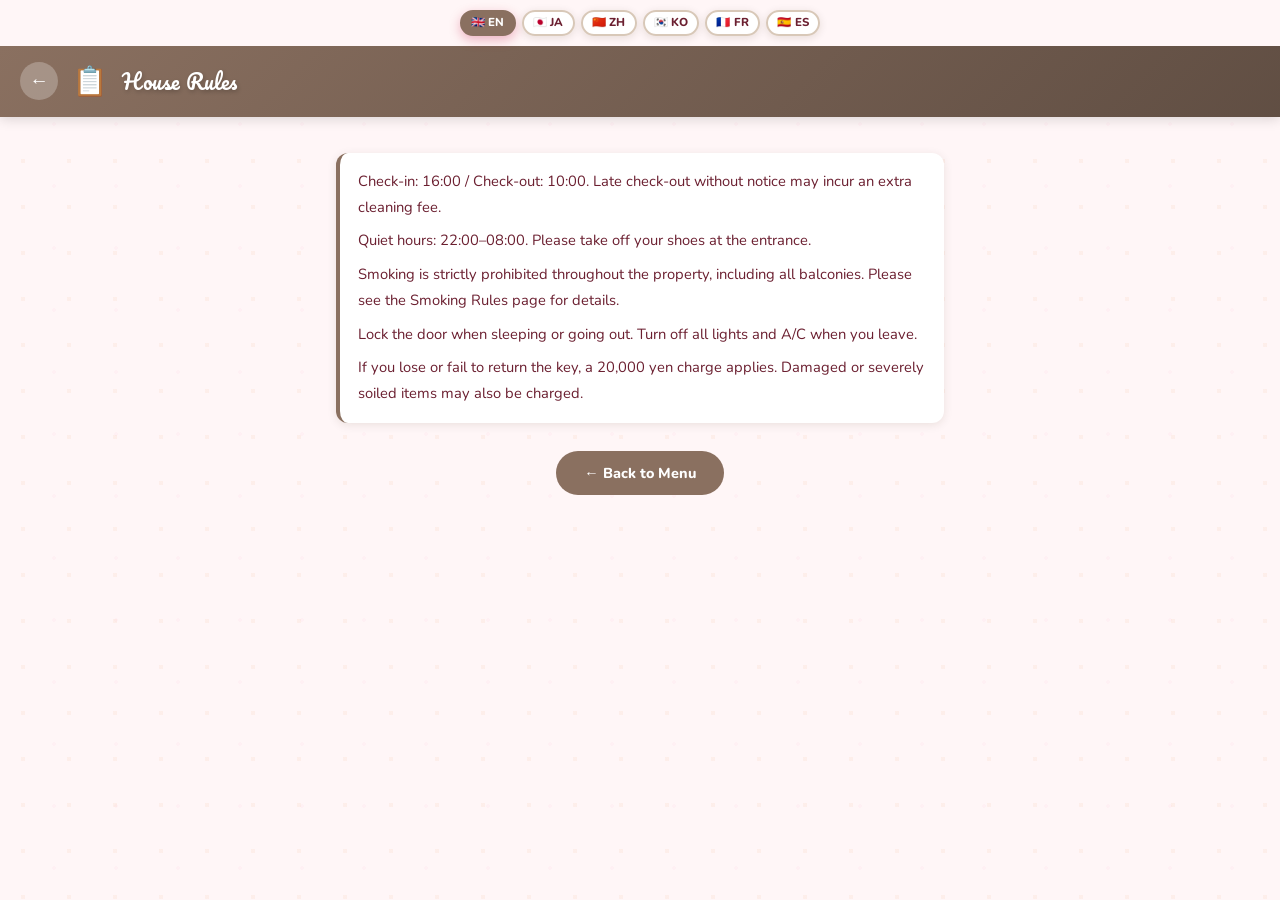
<file: house-rules/index.html>
<!DOCTYPE html>
<html lang="en">
<head>
<meta charset="UTF-8">
<meta name="viewport" content="width=device-width, initial-scale=1.0">
<title data-i18n="documentTitle">House Rules — Cube Nishi Asakusa</title>
<link href="https://fonts.googleapis.com/css2?family=Nunito:wght@600;700;800;900&family=Pacifico&display=swap" rel="stylesheet">
<link rel="stylesheet" href="../assets/i18n.css">
<style>
  :root{--accent:#8a7060;--accent-light:#d8c8b8;--cream:#fff6f7;--text-dark:#2c0010;--text-mid:#6b1f30;}
  .lang-bar{display:flex;justify-content:center;gap:6px;padding:10px 16px;flex-wrap:wrap;background:var(--cream);}
  .lang-btn{border:2px solid var(--accent-light);background:rgba(255,255,255,0.92);border-radius:50px;padding:4px 9px;font-family:'Nunito',sans-serif;font-size:0.72rem;font-weight:800;color:var(--text-mid);cursor:pointer;transition:all 0.2s;box-shadow:0 2px 8px rgba(60,40,0,0.12);}
  .lang-btn.active{background:var(--accent);border-color:var(--accent);color:#fff;}
  .lang-btn:hover:not(.active){border-color:var(--accent);color:var(--accent);}
  .info-card{background:#fff;border-left:4px solid var(--accent);border-radius:12px;padding:16px 18px;margin:16px 0;box-shadow:0 2px 10px rgba(60,40,0,0.10);}
  .info-card p{font-size:0.92rem;line-height:1.75;color:var(--text-mid);margin:0;}
  .info-card p+p{margin-top:8px;}
  .section-title{font-family:'Pacifico',cursive;font-size:1rem;color:var(--accent);margin-bottom:8px;}
  .rest-card{background:#fff;border-radius:14px;padding:14px 16px;margin:12px 0;box-shadow:0 2px 10px rgba(60,40,0,0.10);}
  .rest-card .rest-name{font-weight:800;font-size:0.97rem;color:var(--text-dark);margin-bottom:4px;}
  .rest-card .rest-desc{font-size:0.88rem;color:var(--text-mid);line-height:1.6;margin-bottom:6px;}
  .rest-card a{display:inline-flex;align-items:center;gap:5px;font-size:0.82rem;font-weight:700;color:var(--accent);text-decoration:none;}
  .rest-card a:hover{opacity:0.75;}
  .page-img{width:100%;border-radius:12px;margin:12px 0;box-shadow:0 2px 12px rgba(60,40,0,0.12);}
  .caption{background:#fff;border-left:4px solid var(--accent);border-radius:0 10px 10px 0;padding:10px 14px;font-size:0.88rem;line-height:1.7;color:var(--text-mid);margin-bottom:16px;}
  .maps-btn{display:flex;align-items:center;justify-content:center;gap:8px;background:var(--accent);color:#fff;text-decoration:none;padding:14px 28px;border-radius:50px;font-weight:800;font-size:1rem;margin:0 auto 20px;max-width:280px;box-shadow:0 4px 14px rgba(60,40,0,0.18);transition:opacity 0.2s;}
  .maps-btn:hover{opacity:0.85;}
  *{box-sizing:border-box;margin:0;padding:0;}
  body{font-family:'Nunito',sans-serif;background:var(--cream);color:var(--text-dark);min-height:100vh;}
  .top-bar{background:linear-gradient(135deg,var(--accent) 0%,color-mix(in srgb,var(--accent) 70%,black) 100%);padding:16px 20px;display:flex;align-items:center;gap:14px;position:sticky;top:0;z-index:10;box-shadow:0 2px 12px rgba(0,0,0,0.15);}
  .back-btn{background:rgba(255,255,255,0.25);border:none;border-radius:50%;width:38px;height:38px;display:flex;align-items:center;justify-content:center;cursor:pointer;font-size:1.2rem;color:#fff;text-decoration:none;flex-shrink:0;transition:background 0.2s;}
  .back-btn:hover{background:rgba(255,255,255,0.4);}
  .top-title{font-family:'Pacifico',cursive;font-size:1.3rem;color:#fff;text-shadow:1px 2px 4px rgba(0,0,0,0.2);flex:1;}
  .top-emoji{font-size:1.8rem;}
  .content{padding:20px 16px 40px;max-width:640px;margin:0 auto;}
  .back-footer{text-align:center;margin-top:28px;padding-bottom:20px;}
  .back-footer a{display:inline-flex;align-items:center;gap:8px;background:var(--accent);color:#fff;text-decoration:none;padding:12px 28px;border-radius:50px;font-weight:800;font-size:0.9rem;transition:opacity 0.2s;}
  .back-footer a:hover{opacity:0.8;}
</style>
  <link rel="stylesheet" href="../assets/cute-pack.css">
  <style id="cute-pack-theme">:root{--cp-chip-a:#fff3e8;--cp-chip-b:#fdeef4;--cp-hover-shadow:rgba(220,140,90,.18);--cp-dot-1:rgba(240,170,120,.10);}</style>
</head>
<body>
<div class="lang-bar" role="toolbar" data-i18n-aria-label="languageLabel" aria-label="Language">
  <button class="lang-btn active" data-lang="en" onclick="setLang('en',this)">&#x1F1EC;&#x1F1E7; EN</button>
  <button class="lang-btn" data-lang="ja" onclick="setLang('ja',this)">&#x1F1EF;&#x1F1F5; JA</button>
  <button class="lang-btn" data-lang="zh" onclick="setLang('zh',this)">&#x1F1E8;&#x1F1F3; ZH</button>
  <button class="lang-btn" data-lang="ko" onclick="setLang('ko',this)">&#x1F1F0;&#x1F1F7; KO</button>
  <button class="lang-btn" data-lang="fr" onclick="setLang('fr',this)">&#x1F1EB;&#x1F1F7; FR</button>
  <button class="lang-btn" data-lang="es" onclick="setLang('es',this)">&#x1F1EA;&#x1F1F8; ES</button>
</div>
<div class="top-bar">
  <a href="../" class="back-btn" data-i18n-aria-label="backLabel" aria-label="Back to menu">&#x2190;</a>
  <span class="top-emoji">📋</span>
  <div class="top-title" data-i18n-group="pageTitle"><span class="lang lang-en" lang="en">House Rules</span><span class="lang lang-ja" lang="ja" hidden>ハウスルール</span><span class="lang lang-zh" lang="zh-Hans" hidden>入住规则</span><span class="lang lang-ko" lang="ko" hidden>하우스 규정</span><span class="lang lang-fr" lang="fr" hidden>Règlement intérieur</span><span class="lang lang-es" lang="es" hidden>Normas de la casa</span></div>
</div>
<div class="content">
  <div class="info-card">
    <p data-i18n-group="hr1"><span class="lang lang-en" lang="en">Check-in: 16:00 / Check-out: 10:00. Late check-out without notice may incur an extra cleaning fee.</span><span class="lang lang-ja" lang="ja" hidden>チェックイン：16:00 / チェックアウト：10:00。事前連絡なしの遅延退室は清掃追加料金が発生する場合があります。</span><span class="lang lang-zh" lang="zh-Hans" hidden>入住时间：16:00 / 退房时间：10:00。如未提前通知延迟退房，可能产生额外清洁费用。</span><span class="lang lang-ko" lang="ko" hidden>체크인: 16:00 / 체크아웃: 10:00. 사전 연락 없이 늦게 체크아웃하면 추가 청소 비용이 발생할 수 있습니다.</span><span class="lang lang-fr" lang="fr" hidden>Arrivée : 16h00 / Départ : 10h00. Un départ tardif sans préavis peut entraîner des frais supplémentaires.</span><span class="lang lang-es" lang="es" hidden>Entrada: 16:00 / Salida: 10:00. Una salida tardía sin aviso puede generar cargos adicionales de limpieza.</span></p><p data-i18n-group="hr2"><span class="lang lang-en" lang="en">Quiet hours: 22:00–08:00. Please take off your shoes at the entrance.</span><span class="lang lang-ja" lang="ja" hidden>静粛時間：22:00〜08:00。玄関で靴をお脱ぎください。</span><span class="lang lang-zh" lang="zh-Hans" hidden>安静时间：22:00–08:00。入门请脱鞋。</span><span class="lang lang-ko" lang="ko" hidden>조용 시간: 22:00–08:00. 입구에서 신발을 벗어주세요.</span><span class="lang lang-fr" lang="fr" hidden>Heures calmes : 22h00–08h00. Veuillez enlever vos chaussures à l&#x27;entrée.</span><span class="lang lang-es" lang="es" hidden>Horas tranquilas: 22:00–08:00. Quítese los zapatos en la entrada.</span></p>
    <p data-i18n-group="hr3"><span class="lang lang-en" lang="en">Smoking is strictly prohibited throughout the property, including all balconies. Please see the Smoking Rules page for details.</span><span class="lang lang-ja" lang="ja" hidden>室内・すべてのバルコニーを含め、全面禁煙です。詳細は喫煙ルールのページをご覧ください。</span><span class="lang lang-zh" lang="zh-Hans" hidden>整个住宿场所全面禁烟，包括室内及所有阳台。详细说明请查看吸烟规则页面。</span><span class="lang lang-ko" lang="ko" hidden>실내와 모든 발코니를 포함한 숙소 전체가 금연 구역입니다. 자세한 내용은 흡연 규정 페이지를 참고하세요.</span><span class="lang lang-fr" lang="fr" hidden>Il est strictement interdit de fumer dans tout l&#x27;hébergement, y compris sur tous les balcons. Voir la page Règles fumeur pour les détails.</span><span class="lang lang-es" lang="es" hidden>Está estrictamente prohibido fumar en todo el alojamiento, incluidos todos los balcones. Consulte la página de normas para fumadores.</span></p><p data-i18n-group="hr4"><span class="lang lang-en" lang="en">Lock the door when sleeping or going out. Turn off all lights and A/C when you leave.</span><span class="lang lang-ja" lang="ja" hidden>就寝時・外出時はドアを施錠。外出時は照明・エアコンを必ずお切りください。</span><span class="lang lang-zh" lang="zh-Hans" hidden>入睡或外出时请锁门。离开时请关闭所有灯光和空调。</span><span class="lang lang-ko" lang="ko" hidden>잠자거나 외출 시 문을 잠그세요. 외출 시 조명과 에어컨을 끄세요.</span><span class="lang lang-fr" lang="fr" hidden>Fermez à clé en dormant ou en sortant. Éteignez lumières et climatisation en partant.</span><span class="lang lang-es" lang="es" hidden>Cierre con llave al dormir o salir. Apague las luces y el aire acondicionado al irse.</span></p>
    <p data-i18n-group="hr5"><span class="lang lang-en" lang="en">If you lose or fail to return the key, a 20,000 yen charge applies. Damaged or severely soiled items may also be charged.</span><span class="lang lang-ja" lang="ja" hidden>鍵の紛失・未返却の場合は20,000円の費用が発生します。備品の損傷・著しい汚れも請求する場合があります。</span><span class="lang lang-zh" lang="zh-Hans" hidden>如果丢失或未归还钥匙，将收取20,000日元费用。备品损坏或严重弄脏也可能收费。</span><span class="lang lang-ko" lang="ko" hidden>열쇠 분실이나 반납 실패 시 20,000엔 비용이 발생합니다. 비품 손상이나 심한 오염 시도 청구될 수 있습니다.</span><span class="lang lang-fr" lang="fr" hidden>Perte ou non-restitution de la clé : 20 000 yens. Les objets endommagés ou très salis pourront être facturés.</span><span class="lang lang-es" lang="es" hidden>Pérdida o no devolución de la llave: 20.000 yenes. Los artículos dañados o muy sucios también podrán facturarse.</span></p>
  </div>
  <div class="back-footer">
    <a href="../" data-i18n-group="backToMenu"><span class="lang lang-en" lang="en">← Back to Menu</span><span class="lang lang-ja" lang="ja" hidden>← メニューに戻る</span><span class="lang lang-zh" lang="zh-Hans" hidden>← 返回菜单</span><span class="lang lang-ko" lang="ko" hidden>← 메뉴로 돌아가기</span><span class="lang lang-fr" lang="fr" hidden>← Retour au menu</span><span class="lang lang-es" lang="es" hidden>← Volver al menú</span></a>
  </div>
</div>
<script>
const S = {
  "en": {
    "pageTitle": "House Rules",
    "backToMenu": "← Back to Menu",
    "hr1": "Check-in: 16:00 / Check-out: 10:00. Late check-out without notice may incur an extra cleaning fee.",
    "hr2": "Quiet hours: 22:00–08:00. Please take off your shoes at the entrance.",
    "hr3": "Smoking is strictly prohibited throughout the property, including all balconies. Please see the Smoking Rules page for details.",
    "hr4": "Lock the door when sleeping or going out. Turn off all lights and A/C when you leave.",
    "hr5": "If you lose or fail to return the key, a 20,000 yen charge applies. Damaged or severely soiled items may also be charged.",
    "languageLabel": "Language",
    "backLabel": "Back to menu",
    "mapsBtn": "📍 Google Maps",
    "imageAlt": "Illustrated guide (English); translated instructions follow.",
    "documentTitle": "House Rules — Cube Nishi Asakusa"
  },
  "ja": {
    "pageTitle": "ハウスルール",
    "backToMenu": "← メニューに戻る",
    "hr1": "チェックイン：16:00 / チェックアウト：10:00。事前連絡なしの遅延退室は清掃追加料金が発生する場合があります。",
    "hr2": "静粛時間：22:00〜08:00。玄関で靴をお脱ぎください。",
    "hr3": "室内・すべてのバルコニーを含め、全面禁煙です。詳細は喫煙ルールのページをご覧ください。",
    "hr4": "就寝時・外出時はドアを施錠。外出時は照明・エアコンを必ずお切りください。",
    "hr5": "鍵の紛失・未返却の場合は20,000円の費用が発生します。備品の損傷・著しい汚れも請求する場合があります。",
    "languageLabel": "言語",
    "backLabel": "メニューに戻る",
    "mapsBtn": "📍 Google マップ",
    "imageAlt": "図解（英語）。翻訳した説明は画像の後にあります。",
    "documentTitle": "ハウスルール — Cube Nishi Asakusa"
  },
  "zh": {
    "pageTitle": "入住规则",
    "backToMenu": "← 返回菜单",
    "hr1": "入住时间：16:00 / 退房时间：10:00。如未提前通知延迟退房，可能产生额外清洁费用。",
    "hr2": "安静时间：22:00–08:00。入门请脱鞋。",
    "hr3": "整个住宿场所全面禁烟，包括室内及所有阳台。详细说明请查看吸烟规则页面。",
    "hr4": "入睡或外出时请锁门。离开时请关闭所有灯光和空调。",
    "hr5": "如果丢失或未归还钥匙，将收取20,000日元费用。备品损坏或严重弄脏也可能收费。",
    "languageLabel": "语言",
    "backLabel": "返回菜单",
    "mapsBtn": "📍 Google 地图",
    "imageAlt": "英文图解，译文请见图片下方。",
    "documentTitle": "入住规则 — Cube Nishi Asakusa"
  },
  "ko": {
    "pageTitle": "하우스 규정",
    "backToMenu": "← 메뉴로 돌아가기",
    "hr1": "체크인: 16:00 / 체크아웃: 10:00. 사전 연락 없이 늦게 체크아웃하면 추가 청소 비용이 발생할 수 있습니다.",
    "hr2": "조용 시간: 22:00–08:00. 입구에서 신발을 벗어주세요.",
    "hr3": "실내와 모든 발코니를 포함한 숙소 전체가 금연 구역입니다. 자세한 내용은 흡연 규정 페이지를 참고하세요.",
    "hr4": "잠자거나 외출 시 문을 잠그세요. 외출 시 조명과 에어컨을 끄세요.",
    "hr5": "열쇠 분실이나 반납 실패 시 20,000엔 비용이 발생합니다. 비품 손상이나 심한 오염 시도 청구될 수 있습니다.",
    "languageLabel": "언어",
    "backLabel": "메뉴로 돌아가기",
    "mapsBtn": "📍 Google 지도",
    "imageAlt": "영어 그림 안내. 번역된 설명은 이미지 아래에 있습니다.",
    "documentTitle": "하우스 규정 — Cube Nishi Asakusa"
  },
  "fr": {
    "pageTitle": "Règlement intérieur",
    "backToMenu": "← Retour au menu",
    "hr1": "Arrivée : 16h00 / Départ : 10h00. Un départ tardif sans préavis peut entraîner des frais supplémentaires.",
    "hr2": "Heures calmes : 22h00–08h00. Veuillez enlever vos chaussures à l'entrée.",
    "hr3": "Il est strictement interdit de fumer dans tout l'hébergement, y compris sur tous les balcons. Voir la page Règles fumeur pour les détails.",
    "hr4": "Fermez à clé en dormant ou en sortant. Éteignez lumières et climatisation en partant.",
    "hr5": "Perte ou non-restitution de la clé : 20 000 yens. Les objets endommagés ou très salis pourront être facturés.",
    "languageLabel": "Langue",
    "backLabel": "Retour au menu",
    "mapsBtn": "📍 Google Maps",
    "imageAlt": "Guide illustré en anglais ; traduction sous les images.",
    "documentTitle": "Règlement intérieur — Cube Nishi Asakusa"
  },
  "es": {
    "pageTitle": "Normas de la casa",
    "backToMenu": "← Volver al menú",
    "hr1": "Entrada: 16:00 / Salida: 10:00. Una salida tardía sin aviso puede generar cargos adicionales de limpieza.",
    "hr2": "Horas tranquilas: 22:00–08:00. Quítese los zapatos en la entrada.",
    "hr3": "Está estrictamente prohibido fumar en todo el alojamiento, incluidos todos los balcones. Consulte la página de normas para fumadores.",
    "hr4": "Cierre con llave al dormir o salir. Apague las luces y el aire acondicionado al irse.",
    "hr5": "Pérdida o no devolución de la llave: 20.000 yenes. Los artículos dañados o muy sucios también podrán facturarse.",
    "languageLabel": "Idioma",
    "backLabel": "Volver al menú",
    "mapsBtn": "📍 Google Maps",
    "imageAlt": "Guía ilustrada en inglés; traducción debajo de las imágenes.",
    "documentTitle": "Normas de la casa — Cube Nishi Asakusa"
  }
};
window.I18N_STRINGS = S;
</script>
<script src="../assets/i18n.js" defer></script>
  <script src="../assets/cute-pack.js" defer></script>
</body>
</html>
</file>
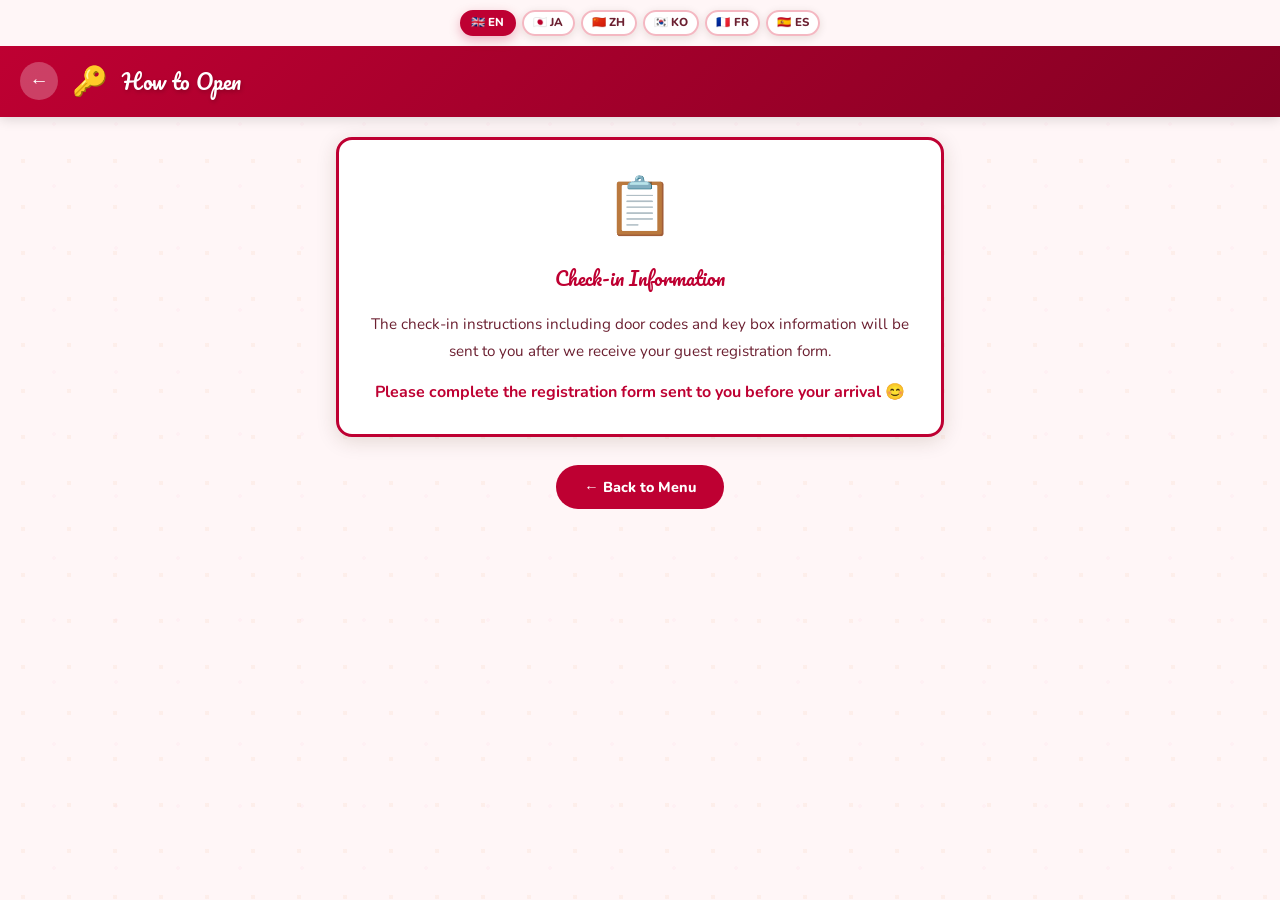
<file: how-to-open/index.html>
<!DOCTYPE html>
<html lang="en">
<head>
<meta charset="UTF-8">
<meta name="viewport" content="width=device-width, initial-scale=1.0">
<title data-i18n="documentTitle">How to Open — Cube Nishi Asakusa</title>
<link href="https://fonts.googleapis.com/css2?family=Nunito:wght@600;700;800;900&family=Pacifico&display=swap" rel="stylesheet">
<link rel="stylesheet" href="../assets/i18n.css">
<style>
  :root{--accent:#be0032;--accent-light:#f4b8c2;--cream:#fff6f7;--text-dark:#2c0010;--text-mid:#6b1f30;}
  .lang-bar{display:flex;justify-content:center;gap:6px;padding:10px 16px;flex-wrap:wrap;background:var(--cream);}
  .lang-btn{border:2px solid var(--accent-light);background:rgba(255,255,255,0.92);border-radius:50px;padding:4px 9px;font-family:'Nunito',sans-serif;font-size:0.72rem;font-weight:800;color:var(--text-mid);cursor:pointer;transition:all 0.2s;box-shadow:0 2px 8px rgba(60,40,0,0.12);}
  .lang-btn.active{background:var(--accent);border-color:var(--accent);color:#fff;}
  .lang-btn:hover:not(.active){border-color:var(--accent);color:var(--accent);}
  .info-card{background:#fff;border-left:4px solid var(--accent);border-radius:12px;padding:16px 18px;margin:16px 0;box-shadow:0 2px 10px rgba(60,40,0,0.10);}
  .info-card p{font-size:0.92rem;line-height:1.75;color:var(--text-mid);margin:0;}
  .info-card p+p{margin-top:8px;}
  .section-title{font-family:'Pacifico',cursive;font-size:1rem;color:var(--accent);margin-bottom:8px;}
  .page-img{width:100%;border-radius:12px;margin:12px 0;box-shadow:0 2px 12px rgba(60,40,0,0.12);}
  .notice-card{background:#fff;border:3px solid var(--accent);border-radius:16px;padding:28px 24px;text-align:center;box-shadow:0 4px 20px rgba(60,40,0,0.15);margin-bottom:24px;}
  .notice-icon{font-size:3.5rem;margin-bottom:16px;display:block;}
  .notice-title{font-family:'Pacifico',cursive;font-size:1.2rem;color:var(--accent);margin-bottom:16px;}
  .notice-body{font-size:0.95rem;line-height:1.8;color:var(--text-mid);}
  .notice-body strong{color:var(--accent);display:block;margin-top:12px;font-size:1rem;}
  *{box-sizing:border-box;margin:0;padding:0;}
  body{font-family:'Nunito',sans-serif;background:var(--cream);color:var(--text-dark);min-height:100vh;}
  .lang-bar{display:flex;justify-content:center;gap:6px;padding:10px 16px;flex-wrap:wrap;background:var(--cream);}
  .lang-btn{border:2px solid var(--accent-light);background:rgba(255,255,255,0.92);border-radius:50px;padding:4px 9px;font-family:'Nunito',sans-serif;font-size:0.72rem;font-weight:800;color:var(--text-mid);cursor:pointer;transition:all 0.2s;box-shadow:0 2px 8px rgba(60,40,0,0.12);}
  .lang-btn.active{background:var(--accent);border-color:var(--accent);color:#fff;}
  .lang-btn:hover:not(.active){border-color:var(--accent);color:var(--accent);}
  .top-bar{background:linear-gradient(135deg,var(--accent) 0%,color-mix(in srgb,var(--accent) 70%,black) 100%);padding:16px 20px;display:flex;align-items:center;gap:14px;position:sticky;top:0;z-index:10;box-shadow:0 2px 12px rgba(0,0,0,0.15);}
  .back-btn{background:rgba(255,255,255,0.25);border:none;border-radius:50%;width:38px;height:38px;display:flex;align-items:center;justify-content:center;cursor:pointer;font-size:1.2rem;color:#fff;text-decoration:none;flex-shrink:0;transition:background 0.2s;}
  .back-btn:hover{background:rgba(255,255,255,0.4);}
  .top-title{font-family:'Pacifico',cursive;font-size:1.3rem;color:#fff;text-shadow:1px 2px 4px rgba(0,0,0,0.2);flex:1;}
  .top-emoji{font-size:1.8rem;}
  .content{padding:20px 16px 40px;max-width:640px;margin:0 auto;}
  .notice-card{background:#fff;border:3px solid var(--accent);border-radius:16px;padding:28px 24px;text-align:center;box-shadow:0 4px 20px rgba(60,40,0,0.15);margin-bottom:24px;}
  .notice-icon{font-size:3.5rem;margin-bottom:16px;display:block;}
  .notice-title{font-family:'Pacifico',cursive;font-size:1.2rem;color:var(--accent);margin-bottom:16px;}
  .notice-body{font-size:0.95rem;line-height:1.8;color:var(--text-mid);}
  .notice-body strong{color:var(--accent);display:block;margin-top:12px;font-size:1rem;}
  .back-footer{text-align:center;margin-top:28px;padding-bottom:20px;}
  .back-footer a{display:inline-flex;align-items:center;gap:8px;background:var(--accent);color:#fff;text-decoration:none;padding:12px 28px;border-radius:50px;font-weight:800;font-size:0.9rem;transition:opacity 0.2s;}
  .back-footer a:hover{opacity:0.8;}
</style>
  <link rel="stylesheet" href="../assets/cute-pack.css">
  <style id="cute-pack-theme">:root{--cp-chip-a:#fff3e8;--cp-chip-b:#fdeef4;--cp-hover-shadow:rgba(220,140,90,.18);--cp-dot-1:rgba(240,170,120,.10);}</style>
</head>
<body>
<div class="lang-bar" role="toolbar" data-i18n-aria-label="languageLabel" aria-label="Language">
  <button class="lang-btn active" data-lang="en" onclick="setLang('en',this)">&#x1F1EC;&#x1F1E7; EN</button>
  <button class="lang-btn" data-lang="ja" onclick="setLang('ja',this)">&#x1F1EF;&#x1F1F5; JA</button>
  <button class="lang-btn" data-lang="zh" onclick="setLang('zh',this)">&#x1F1E8;&#x1F1F3; ZH</button>
  <button class="lang-btn" data-lang="ko" onclick="setLang('ko',this)">&#x1F1F0;&#x1F1F7; KO</button>
  <button class="lang-btn" data-lang="fr" onclick="setLang('fr',this)">&#x1F1EB;&#x1F1F7; FR</button>
  <button class="lang-btn" data-lang="es" onclick="setLang('es',this)">&#x1F1EA;&#x1F1F8; ES</button>
</div>
<div class="top-bar">
  <a href="../" class="back-btn" data-i18n-aria-label="backLabel" aria-label="Back to menu">&#x2190;</a>
  <span class="top-emoji">&#x1F511;</span>
  <div class="top-title" data-i18n-group="pageTitle"><span class="lang lang-en" lang="en">How to Open</span><span class="lang lang-ja" lang="ja" hidden>入室方法</span><span class="lang lang-zh" lang="zh-Hans" hidden>入室方法</span><span class="lang lang-ko" lang="ko" hidden>입실 방법</span><span class="lang lang-fr" lang="fr" hidden>Comment entrer</span><span class="lang lang-es" lang="es" hidden>Cómo entrar</span></div>
</div>
<div class="content">
  <div class="notice-card">
    <span class="notice-icon">&#x1F4CB;</span>
    <div class="notice-title" data-i18n-group="cardTitle"><span class="lang lang-en" lang="en">Check-in Information</span><span class="lang lang-ja" lang="ja" hidden>チェックイン情報について</span><span class="lang lang-zh" lang="zh-Hans" hidden>入住信息</span><span class="lang lang-ko" lang="ko" hidden>체크인 안내</span><span class="lang lang-fr" lang="fr" hidden>Informations d&#x27;arrivée</span><span class="lang lang-es" lang="es" hidden>Información de entrada</span></div>
    <div class="notice-body">
      <span data-i18n-group="cardBody"><span class="lang lang-en" lang="en">The check-in instructions including door codes and key box information will be sent to you after we receive your guest registration form.</span><span class="lang lang-ja" lang="ja" hidden>宿泊者名簿のご提出後に、ドアコードやキーボックスの情報を含むチェックイン案内をお送りさせていただいています。</span><span class="lang lang-zh" lang="zh-Hans" hidden>收到您提交的住客登记表后，我们将向您发送包含门锁密码和钥匙箱信息在内的入住说明。</span><span class="lang lang-ko" lang="ko" hidden>숙박자 명부를 제출해 주신 후, 도어 코드 및 키박스 정보를 포함한 체크인 안내를 보내드립니다.</span><span class="lang lang-fr" lang="fr" hidden>Les instructions d&#x27;arrivée incluant le code de la porte et les informations du boîtier à clés vous seront envoyées après réception de votre formulaire d&#x27;enregistrement.</span><span class="lang lang-es" lang="es" hidden>Las instrucciones de entrada, incluyendo los códigos de la puerta y la caja de llaves, se le enviarán tras recibir su formulario de registro de huéspedes.</span></span>
      <strong data-i18n-group="cardSub"><span class="lang lang-en" lang="en">Please complete the registration form sent to you before your arrival 😊</span><span class="lang lang-ja" lang="ja" hidden>ご到着前に、お送りした宿泊者名簿フォームのご記入をお願いいたします 😊</span><span class="lang lang-zh" lang="zh-Hans" hidden>请在抵达前填写我们发送给您的住客登记表 😊</span><span class="lang lang-ko" lang="ko" hidden>도착 전에 보내드린 숙박자 등록 양식을 작성해 주세요 😊</span><span class="lang lang-fr" lang="fr" hidden>Veuillez remplir le formulaire d&#x27;enregistrement envoyé avant votre arrivée 😊</span><span class="lang lang-es" lang="es" hidden>Por favor complete el formulario de registro enviado antes de su llegada 😊</span></strong>
    </div>
  </div>
  <div class="back-footer">
    <a href="../" data-i18n-group="backToMenu"><span class="lang lang-en" lang="en">← Back to Menu</span><span class="lang lang-ja" lang="ja" hidden>← メニューに戻る</span><span class="lang lang-zh" lang="zh-Hans" hidden>← 返回菜单</span><span class="lang lang-ko" lang="ko" hidden>← 메뉴로 돌아가기</span><span class="lang lang-fr" lang="fr" hidden>← Retour au menu</span><span class="lang lang-es" lang="es" hidden>← Volver al menú</span></a>
  </div>
</div>
<script>
const S = {
  "en": {
    "pageTitle": "How to Open",
    "cardTitle": "Check-in Information",
    "cardBody": "The check-in instructions including door codes and key box information will be sent to you after we receive your guest registration form.",
    "cardSub": "Please complete the registration form sent to you before your arrival 😊",
    "backToMenu": "← Back to Menu",
    "languageLabel": "Language",
    "backLabel": "Back to menu",
    "mapsBtn": "📍 Google Maps",
    "imageAlt": "Illustrated guide (English); translated instructions follow.",
    "documentTitle": "How to Open — Cube Nishi Asakusa"
  },
  "ja": {
    "pageTitle": "入室方法",
    "cardTitle": "チェックイン情報について",
    "cardBody": "宿泊者名簿のご提出後に、ドアコードやキーボックスの情報を含むチェックイン案内をお送りさせていただいています。",
    "cardSub": "ご到着前に、お送りした宿泊者名簿フォームのご記入をお願いいたします 😊",
    "backToMenu": "← メニューに戻る",
    "languageLabel": "言語",
    "backLabel": "メニューに戻る",
    "mapsBtn": "📍 Google マップ",
    "imageAlt": "図解（英語）。翻訳した説明は画像の後にあります。",
    "documentTitle": "入室方法 — Cube Nishi Asakusa"
  },
  "zh": {
    "pageTitle": "入室方法",
    "cardTitle": "入住信息",
    "cardBody": "收到您提交的住客登记表后，我们将向您发送包含门锁密码和钥匙箱信息在内的入住说明。",
    "cardSub": "请在抵达前填写我们发送给您的住客登记表 😊",
    "backToMenu": "← 返回菜单",
    "languageLabel": "语言",
    "backLabel": "返回菜单",
    "mapsBtn": "📍 Google 地图",
    "imageAlt": "英文图解，译文请见图片下方。",
    "documentTitle": "入室方法 — Cube Nishi Asakusa"
  },
  "ko": {
    "pageTitle": "입실 방법",
    "cardTitle": "체크인 안내",
    "cardBody": "숙박자 명부를 제출해 주신 후, 도어 코드 및 키박스 정보를 포함한 체크인 안내를 보내드립니다.",
    "cardSub": "도착 전에 보내드린 숙박자 등록 양식을 작성해 주세요 😊",
    "backToMenu": "← 메뉴로 돌아가기",
    "languageLabel": "언어",
    "backLabel": "메뉴로 돌아가기",
    "mapsBtn": "📍 Google 지도",
    "imageAlt": "영어 그림 안내. 번역된 설명은 이미지 아래에 있습니다.",
    "documentTitle": "입실 방법 — Cube Nishi Asakusa"
  },
  "fr": {
    "pageTitle": "Comment entrer",
    "cardTitle": "Informations d'arrivée",
    "cardBody": "Les instructions d'arrivée incluant le code de la porte et les informations du boîtier à clés vous seront envoyées après réception de votre formulaire d'enregistrement.",
    "cardSub": "Veuillez remplir le formulaire d'enregistrement envoyé avant votre arrivée 😊",
    "backToMenu": "← Retour au menu",
    "languageLabel": "Langue",
    "backLabel": "Retour au menu",
    "mapsBtn": "📍 Google Maps",
    "imageAlt": "Guide illustré en anglais ; traduction sous les images.",
    "documentTitle": "Comment entrer — Cube Nishi Asakusa"
  },
  "es": {
    "pageTitle": "Cómo entrar",
    "cardTitle": "Información de entrada",
    "cardBody": "Las instrucciones de entrada, incluyendo los códigos de la puerta y la caja de llaves, se le enviarán tras recibir su formulario de registro de huéspedes.",
    "cardSub": "Por favor complete el formulario de registro enviado antes de su llegada 😊",
    "backToMenu": "← Volver al menú",
    "languageLabel": "Idioma",
    "backLabel": "Volver al menú",
    "mapsBtn": "📍 Google Maps",
    "imageAlt": "Guía ilustrada en inglés; traducción debajo de las imágenes.",
    "documentTitle": "Cómo entrar — Cube Nishi Asakusa"
  }
};
window.I18N_STRINGS = S;
</script>
<script src="../assets/i18n.js" defer></script>
  <script src="../assets/cute-pack.js" defer></script>
</body>
</html>
</file>
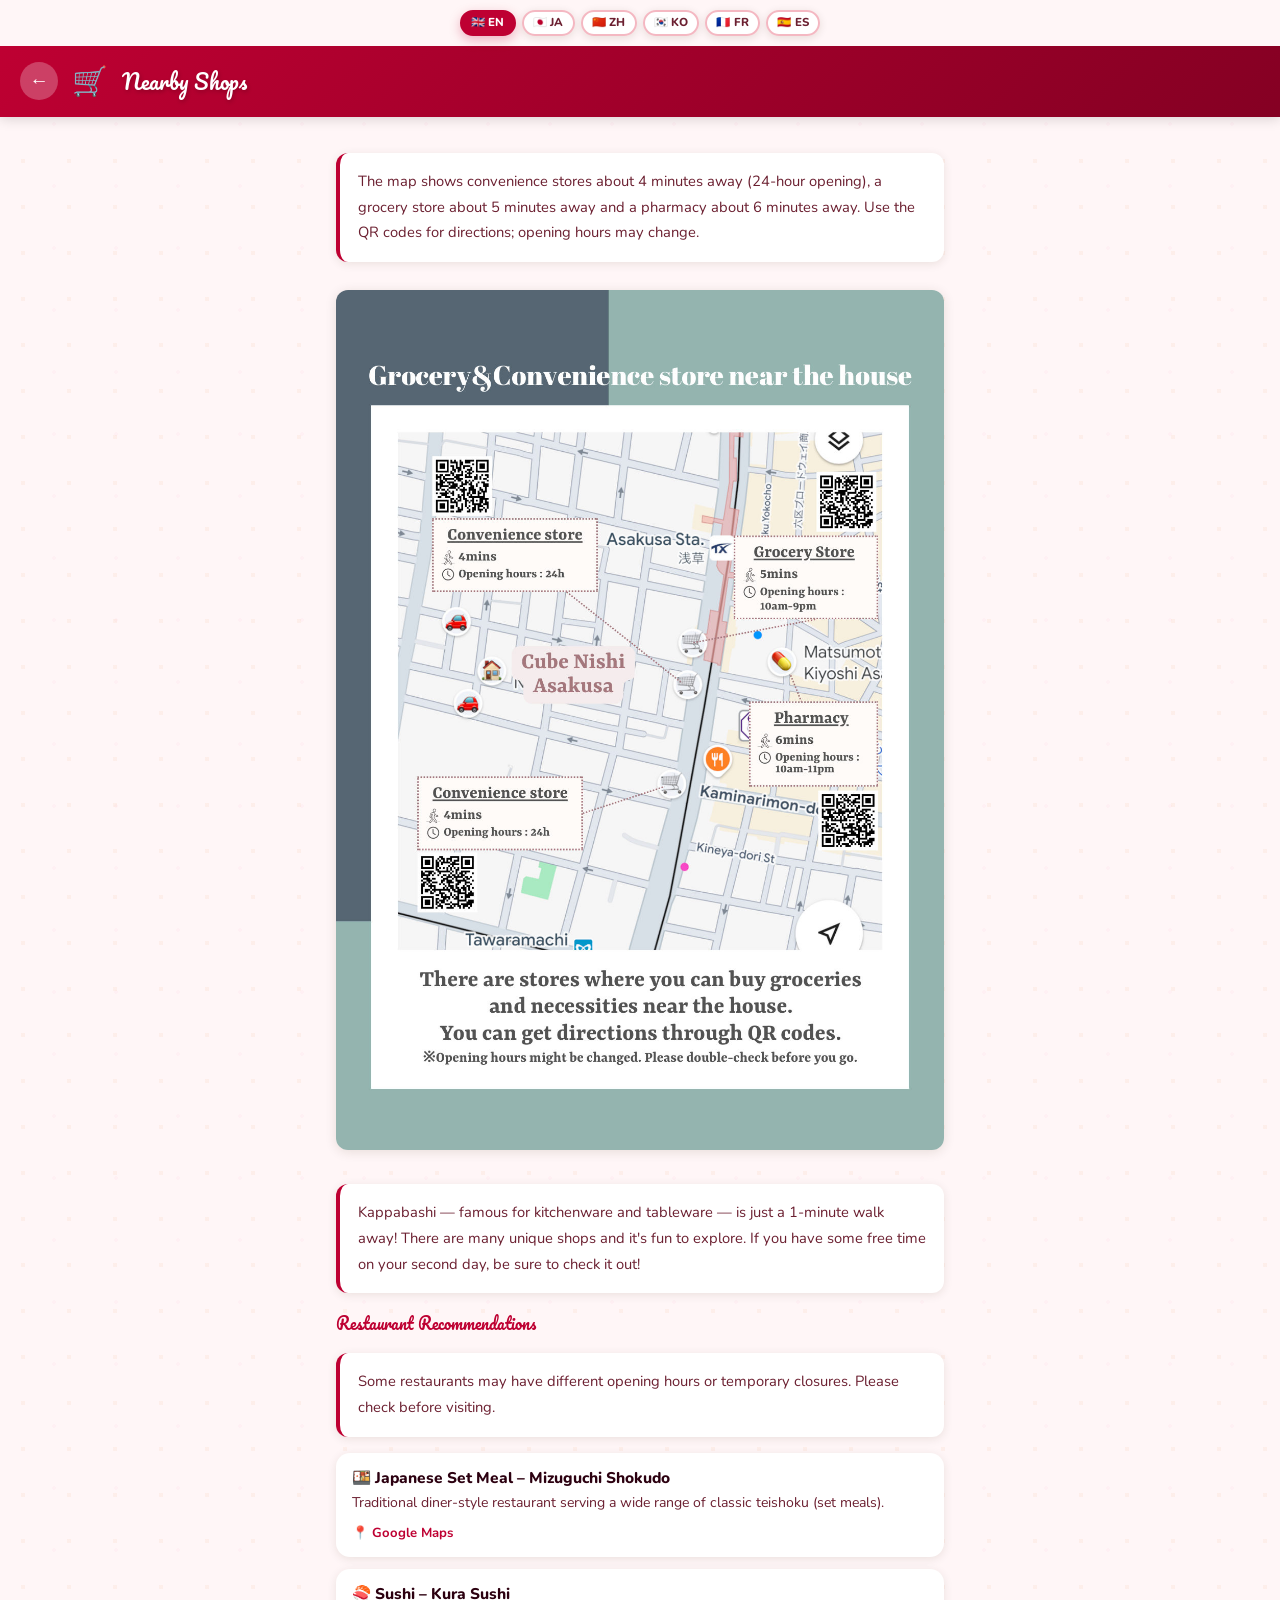
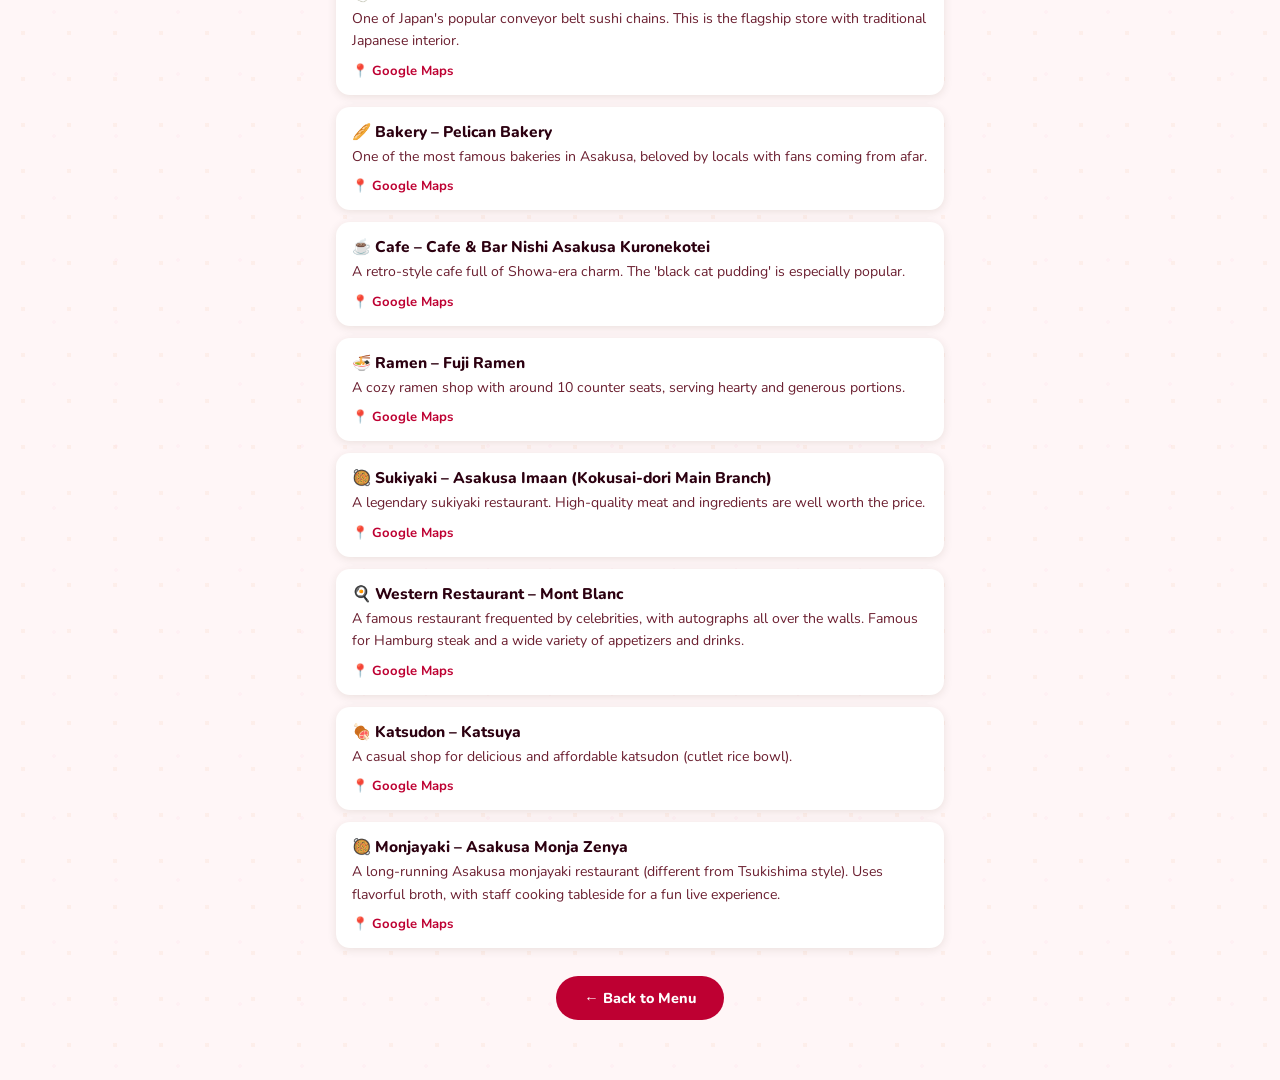
<file: nearby-shops/index.html>
<!DOCTYPE html>
<html lang="en">
<head>
<meta charset="UTF-8">
<meta name="viewport" content="width=device-width, initial-scale=1.0">
<title data-i18n="documentTitle">Nearby Shops — Cube Nishi Asakusa</title>
<link href="https://fonts.googleapis.com/css2?family=Nunito:wght@600;700;800;900&family=Pacifico&display=swap" rel="stylesheet">
<link rel="stylesheet" href="../assets/i18n.css">
<style>
  :root{--accent:#be0032;--accent-light:#f4b8c2;--cream:#fff6f7;--text-dark:#2c0010;--text-mid:#6b1f30;}
  .lang-bar{display:flex;justify-content:center;gap:6px;padding:10px 16px;flex-wrap:wrap;background:var(--cream);}
  .lang-btn{border:2px solid var(--accent-light);background:rgba(255,255,255,0.92);border-radius:50px;padding:4px 9px;font-family:'Nunito',sans-serif;font-size:0.72rem;font-weight:800;color:var(--text-mid);cursor:pointer;transition:all 0.2s;box-shadow:0 2px 8px rgba(60,40,0,0.12);}
  .lang-btn.active{background:var(--accent);border-color:var(--accent);color:#fff;}
  .lang-btn:hover:not(.active){border-color:var(--accent);color:var(--accent);}
  .info-card{background:#fff;border-left:4px solid var(--accent);border-radius:12px;padding:16px 18px;margin:16px 0;box-shadow:0 2px 10px rgba(60,40,0,0.10);}
  .info-card p{font-size:0.92rem;line-height:1.75;color:var(--text-mid);margin:0;}
  .info-card p+p{margin-top:8px;}
  .section-title{font-family:'Pacifico',cursive;font-size:1rem;color:var(--accent);margin-bottom:8px;}
  .rest-card{background:#fff;border-radius:14px;padding:14px 16px;margin:12px 0;box-shadow:0 2px 10px rgba(60,40,0,0.10);}
  .rest-card .rest-name{font-weight:800;font-size:0.97rem;color:var(--text-dark);margin-bottom:4px;}
  .rest-card .rest-desc{font-size:0.88rem;color:var(--text-mid);line-height:1.6;margin-bottom:6px;}
  .rest-card a{display:inline-flex;align-items:center;gap:5px;font-size:0.82rem;font-weight:700;color:var(--accent);text-decoration:none;}
  .rest-card a:hover{opacity:0.75;}
  .page-img{width:100%;border-radius:12px;margin:12px 0;box-shadow:0 2px 12px rgba(60,40,0,0.12);}
  .caption{background:#fff;border-left:4px solid var(--accent);border-radius:0 10px 10px 0;padding:10px 14px;font-size:0.88rem;line-height:1.7;color:var(--text-mid);margin-bottom:16px;}
  .maps-btn{display:flex;align-items:center;justify-content:center;gap:8px;background:var(--accent);color:#fff;text-decoration:none;padding:14px 28px;border-radius:50px;font-weight:800;font-size:1rem;margin:0 auto 20px;max-width:280px;box-shadow:0 4px 14px rgba(60,40,0,0.18);transition:opacity 0.2s;}
  .maps-btn:hover{opacity:0.85;}
  *{box-sizing:border-box;margin:0;padding:0;}
  body{font-family:'Nunito',sans-serif;background:var(--cream);color:var(--text-dark);min-height:100vh;}
  .top-bar{background:linear-gradient(135deg,var(--accent) 0%,color-mix(in srgb,var(--accent) 70%,black) 100%);padding:16px 20px;display:flex;align-items:center;gap:14px;position:sticky;top:0;z-index:10;box-shadow:0 2px 12px rgba(0,0,0,0.15);}
  .back-btn{background:rgba(255,255,255,0.25);border:none;border-radius:50%;width:38px;height:38px;display:flex;align-items:center;justify-content:center;cursor:pointer;font-size:1.2rem;color:#fff;text-decoration:none;flex-shrink:0;transition:background 0.2s;}
  .back-btn:hover{background:rgba(255,255,255,0.4);}
  .top-title{font-family:'Pacifico',cursive;font-size:1.3rem;color:#fff;text-shadow:1px 2px 4px rgba(0,0,0,0.2);flex:1;}
  .top-emoji{font-size:1.8rem;}
  .content{padding:20px 16px 40px;max-width:640px;margin:0 auto;}
  .back-footer{text-align:center;margin-top:28px;padding-bottom:20px;}
  .back-footer a{display:inline-flex;align-items:center;gap:8px;background:var(--accent);color:#fff;text-decoration:none;padding:12px 28px;border-radius:50px;font-weight:800;font-size:0.9rem;transition:opacity 0.2s;}
  .back-footer a:hover{opacity:0.8;}
</style>
  <link rel="stylesheet" href="../assets/cute-pack.css">
  <style id="cute-pack-theme">:root{--cp-chip-a:#fff3e8;--cp-chip-b:#fdeef4;--cp-hover-shadow:rgba(220,140,90,.18);--cp-dot-1:rgba(240,170,120,.10);}</style>
</head>
<body>
<div class="lang-bar" role="toolbar" data-i18n-aria-label="languageLabel" aria-label="Language">
  <button class="lang-btn active" data-lang="en" onclick="setLang('en',this)">&#x1F1EC;&#x1F1E7; EN</button>
  <button class="lang-btn" data-lang="ja" onclick="setLang('ja',this)">&#x1F1EF;&#x1F1F5; JA</button>
  <button class="lang-btn" data-lang="zh" onclick="setLang('zh',this)">&#x1F1E8;&#x1F1F3; ZH</button>
  <button class="lang-btn" data-lang="ko" onclick="setLang('ko',this)">&#x1F1F0;&#x1F1F7; KO</button>
  <button class="lang-btn" data-lang="fr" onclick="setLang('fr',this)">&#x1F1EB;&#x1F1F7; FR</button>
  <button class="lang-btn" data-lang="es" onclick="setLang('es',this)">&#x1F1EA;&#x1F1F8; ES</button>
</div>
<div class="top-bar">
  <a href="../" class="back-btn" data-i18n-aria-label="backLabel" aria-label="Back to menu">&#x2190;</a>
  <span class="top-emoji">🛒</span>
  <div class="top-title" data-i18n-group="pageTitle"><span class="lang lang-en" lang="en">Nearby Shops</span><span class="lang lang-ja" lang="ja" hidden>近くのお店</span><span class="lang lang-zh" lang="zh-Hans" hidden>附近商店</span><span class="lang lang-ko" lang="ko" hidden>근처 상점</span><span class="lang lang-fr" lang="fr" hidden>Commerces a proximite</span><span class="lang lang-es" lang="es" hidden>Tiendas cercanas</span></div>
</div>
<div class="content">
  <div class="info-card"><p data-i18n-group="shopMapNote"><span class="lang lang-en" lang="en">The map shows convenience stores about 4 minutes away (24-hour opening), a grocery store about 5 minutes away and a pharmacy about 6 minutes away. Use the QR codes for directions; opening hours may change.</span><span class="lang lang-ja" lang="ja" hidden>地図には徒歩約4分のコンビニ（24時間営業）、約5分の食料品店、約6分の薬局が載っています。経路はQRコードから確認できます。営業時間は変更される場合があります。</span><span class="lang lang-zh" lang="zh-Hans" hidden>地图标有步行约4分钟的便利店（24小时营业）、约5分钟的食品店和约6分钟的药店。扫描二维码查看路线，营业时间可能变化。</span><span class="lang lang-ko" lang="ko" hidden>지도에는 도보 약 4분 거리의 편의점(24시간), 약 5분 거리의 식료품점, 약 6분 거리의 약국이 표시되어 있습니다. QR 코드로 길을 확인하세요. 영업시간은 바뀔 수 있습니다.</span><span class="lang lang-fr" lang="fr" hidden>La carte indique des supérettes à environ 4 minutes à pied (24 h/24), une épicerie à 5 minutes et une pharmacie à 6 minutes. Scannez les QR codes pour l’itinéraire ; les horaires peuvent changer.</span><span class="lang lang-es" lang="es" hidden>El mapa muestra tiendas de conveniencia a unos 4 minutos a pie (24 horas), un supermercado a 5 minutos y una farmacia a 6 minutos. Use los códigos QR para las rutas; los horarios pueden cambiar.</span></p></div>
  <img src="[data-uri]" class="page-img" data-i18n-alt="imageAlt" alt="Illustrated guide (English); translated instructions follow.">

  <div class="info-card"><p data-i18n-group="nb0"><span class="lang lang-en" lang="en">Kappabashi — famous for kitchenware and tableware — is just a 1-minute walk away! There are many unique shops and it&#x27;s fun to explore. If you have some free time on your second day, be sure to check it out!</span><span class="lang lang-ja" lang="ja" hidden>キッチン用品や食器で有名な合羽橋まで徒歩1分です。ユニークなお店がたくさんあり、探索するのが楽しいので、2日目に時間がある場合は、ぜひチェックしてみてください！</span><span class="lang lang-zh" lang="zh-Hans" hidden>以厨具和餐具著名的合羽桥距这里步行仅1分钟！有很多独特的店铺，探索起来非常有趣。如果第二天有空，一定要去看看！</span><span class="lang lang-ko" lang="ko" hidden>주방용품과 식기로 유명한 갓파바시까지 도보 1분입니다！독특한 가게들이 많아 탐험하는 즐거움이 있으니, 이틀째에 시간이 있으시면 꼭 둘러보세요！</span><span class="lang lang-fr" lang="fr" hidden>Kappabashi, celebre pour ses ustensiles de cuisine et vaisselle, se trouve a seulement 1 minute a pied ! Il y a de nombreuses boutiques uniques a explorer. Si vous avez du temps le deuxieme jour, n&#x27;hesitez pas a y aller !</span><span class="lang lang-es" lang="es" hidden>Kappabashi, famosa por sus utensilios de cocina y vajilla, esta a solo 1 minuto a pie. Hay muchas tiendas unicas para explorar. Si tiene tiempo libre el segundo dia, no deje de visitarla!</span></p></div>
  <div class="section-title" data-i18n-group="restTitle"><span class="lang lang-en" lang="en">Restaurant Recommendations</span><span class="lang lang-ja" lang="ja" hidden>おすすめレストラン</span><span class="lang lang-zh" lang="zh-Hans" hidden>餐厅推荐</span><span class="lang lang-ko" lang="ko" hidden>맛집 추천</span><span class="lang lang-fr" lang="fr" hidden>Restaurants recommandes</span><span class="lang lang-es" lang="es" hidden>Restaurantes recomendados</span></div>
  <div class="info-card"><p data-i18n-group="restNote"><span class="lang lang-en" lang="en">Some restaurants may have different opening hours or temporary closures. Please check before visiting.</span><span class="lang lang-ja" lang="ja" hidden>営業時間が異なるお店や臨時休業中のお店もありますので、お出かけ前にご確認ください。</span><span class="lang lang-zh" lang="zh-Hans" hidden>部分餐厅营业时间不同或有临时休业，光临前请确认。</span><span class="lang lang-ko" lang="ko" hidden>이중 시간이 다르거나 임시휴업 중인 곳도 있으니 방문 전 확인하세요.</span><span class="lang lang-fr" lang="fr" hidden>Certains restaurants peuvent avoir des horaires differents ou etre temporairement fermes. Verifiez avant de vous y rendre.</span><span class="lang lang-es" lang="es" hidden>Algunos restaurantes pueden tener horarios distintos o estar temporalmente cerrados. Verifique antes de ir.</span></p></div>
  <div class="rest-card">
    <div class="rest-name" data-i18n-group="rn0"><span class="lang lang-en" lang="en">🍱 Japanese Set Meal – Mizuguchi Shokudo</span><span class="lang lang-ja" lang="ja" hidden>🍱 和食セット（定食）– 水口食堂</span><span class="lang lang-zh" lang="zh-Hans" hidden>🍱 日式套餐 – 水口食堂</span><span class="lang lang-ko" lang="ko" hidden>🍱 일본식 정식 – 미즈구치 쇼쿠도</span><span class="lang lang-fr" lang="fr" hidden>🍱 Teishoku – Mizuguchi Shokudo</span><span class="lang lang-es" lang="es" hidden>🍱 Menú japonés – Mizuguchi Shokudo</span></div>
    <div class="rest-desc" data-i18n-group="rd0"><span class="lang lang-en" lang="en">Traditional diner-style restaurant serving a wide range of classic teishoku (set meals).</span><span class="lang lang-ja" lang="ja" hidden>伝統的なダイナースタイルのレストランで、クラシックな定食を幅広く提供しています。</span><span class="lang lang-zh" lang="zh-Hans" hidden>传统食堂风格餐厅，提供多种经典定食套餐。</span><span class="lang lang-ko" lang="ko" hidden>전통적인 식당 스타일로 다양한 정식을 제공합니다.</span><span class="lang lang-fr" lang="fr" hidden>Restaurant traditionnel de type diner proposant une large gamme de teishoku (repas complets).</span><span class="lang lang-es" lang="es" hidden>Restaurante tradicional tipo diner con una amplia variedad de teishoku (menús completos).</span></div>
    <a href="https://maps.app.goo.gl/8u62iSNtn5o9woSc9" target="_blank"><span class="lang lang-en" lang="en">📍 Google Maps</span><span class="lang lang-ja" lang="ja" hidden>📍 Google マップ</span><span class="lang lang-zh" lang="zh-Hans" hidden>📍 Google 地图</span><span class="lang lang-ko" lang="ko" hidden>📍 Google 지도</span><span class="lang lang-fr" lang="fr" hidden>📍 Google Maps</span><span class="lang lang-es" lang="es" hidden>📍 Google Maps</span></a>
  </div>
  <div class="rest-card">
    <div class="rest-name" data-i18n-group="rn1"><span class="lang lang-en" lang="en">🍣 Sushi – Kura Sushi</span><span class="lang lang-ja" lang="ja" hidden>🍣 寿司 – くら寿司</span><span class="lang lang-zh" lang="zh-Hans" hidden>🍣 寿司 – 藏寿司</span><span class="lang lang-ko" lang="ko" hidden>🍣 스시 – 쿠라스시</span><span class="lang lang-fr" lang="fr" hidden>🍣 Sushi – Kura Sushi</span><span class="lang lang-es" lang="es" hidden>🍣 Sushi – Kura Sushi</span></div>
    <div class="rest-desc" data-i18n-group="rd1"><span class="lang lang-en" lang="en">One of Japan&#x27;s popular conveyor belt sushi chains. This is the flagship store with traditional Japanese interior.</span><span class="lang lang-ja" lang="ja" hidden>日本の地元で人気のある回転寿司チェーンのひとつ。こちらは旗艦店なので、伝統的な和風インテリアも楽しめます。</span><span class="lang lang-zh" lang="zh-Hans" hidden>日本当地人气回转寿司连锁店之一，这是旗舰店，可以享受传统和风装潢。</span><span class="lang lang-ko" lang="ko" hidden>일본 현지인에게 인기 있는 회전초밥 체인 중 하나. 여기는 플래그십 스토어로 전통적인 일본식 인테리어도 즐길 수 있습니다.</span><span class="lang lang-fr" lang="fr" hidden>L&#x27;un des kaiten-sushi populaires au Japon. Le magasin phare avec un intérieur japonais traditionnel.</span><span class="lang lang-es" lang="es" hidden>Una de las populares cadenas de sushi en cinta transportadora de Japón. Esta es la tienda insignia con interior japonés tradicional.</span></div>
    <a href="https://maps.app.goo.gl/eYM2drqN23wr7ibU7" target="_blank"><span class="lang lang-en" lang="en">📍 Google Maps</span><span class="lang lang-ja" lang="ja" hidden>📍 Google マップ</span><span class="lang lang-zh" lang="zh-Hans" hidden>📍 Google 地图</span><span class="lang lang-ko" lang="ko" hidden>📍 Google 지도</span><span class="lang lang-fr" lang="fr" hidden>📍 Google Maps</span><span class="lang lang-es" lang="es" hidden>📍 Google Maps</span></a>
  </div>
  <div class="rest-card">
    <div class="rest-name" data-i18n-group="rn2"><span class="lang lang-en" lang="en">🥖 Bakery – Pelican Bakery</span><span class="lang lang-ja" lang="ja" hidden>🥖 ベーカリー – ペリカンベーカリー</span><span class="lang lang-zh" lang="zh-Hans" hidden>🥖 面包店 – 鹈鹕面包</span><span class="lang lang-ko" lang="ko" hidden>🥖 베이커리 – 펠리칸 베이커리</span><span class="lang lang-fr" lang="fr" hidden>🥖 Boulangerie – Pelican Bakery</span><span class="lang lang-es" lang="es" hidden>🥖 Panadería – Pelican Bakery</span></div>
    <div class="rest-desc" data-i18n-group="rd2"><span class="lang lang-en" lang="en">One of the most famous bakeries in Asakusa, beloved by locals with fans coming from afar.</span><span class="lang lang-ja" lang="ja" hidden>浅草で最も有名なベーカリーのひとつ。地元の人々に愛され、遠くからファンが訪れることもあります。</span><span class="lang lang-zh" lang="zh-Hans" hidden>浅草最著名的面包店之一，深受当地人喜爱，也有远道而来的粉丝。</span><span class="lang lang-ko" lang="ko" hidden>아사쿠사에서 가장 유명한 베이커리 중 하나. 지역 주민들이 사랑하고 먼 곳에서 팬들이 찾아옵니다.</span><span class="lang lang-fr" lang="fr" hidden>L&#x27;une des boulangeries les plus célèbres d&#x27;Asakusa, chérie des locaux et visitée par des fans de loin.</span><span class="lang lang-es" lang="es" hidden>Una de las panaderías más famosas de Asakusa, adorada por los locales y visitada por fans de lejos.</span></div>
    <a href="https://maps.app.goo.gl/1vujnhFuibfhJZD58" target="_blank"><span class="lang lang-en" lang="en">📍 Google Maps</span><span class="lang lang-ja" lang="ja" hidden>📍 Google マップ</span><span class="lang lang-zh" lang="zh-Hans" hidden>📍 Google 地图</span><span class="lang lang-ko" lang="ko" hidden>📍 Google 지도</span><span class="lang lang-fr" lang="fr" hidden>📍 Google Maps</span><span class="lang lang-es" lang="es" hidden>📍 Google Maps</span></a>
  </div>
  <div class="rest-card">
    <div class="rest-name" data-i18n-group="rn3"><span class="lang lang-en" lang="en">☕ Cafe – Cafe &amp; Bar Nishi Asakusa Kuronekotei</span><span class="lang lang-ja" lang="ja" hidden>☕ カフェ – カフェ＆バー 西浅草黒猫亭</span><span class="lang lang-zh" lang="zh-Hans" hidden>☕ 咖啡馆 – 咖啡&amp;酒吧 西浅草黑猫亭</span><span class="lang lang-ko" lang="ko" hidden>☕ 카페 – 카페&amp;바 니시아사쿠사 쿠로네코테이</span><span class="lang lang-fr" lang="fr" hidden>☕ Cafe – Cafe &amp; Bar Nishi Asakusa Kuronekotei</span><span class="lang lang-es" lang="es" hidden>☕ Cafe – Cafe &amp; Bar Nishi Asakusa Kuronekotei</span></div>
    <div class="rest-desc" data-i18n-group="rd3"><span class="lang lang-en" lang="en">A retro-style cafe full of Showa-era charm. The &#x27;black cat pudding&#x27; is especially popular.</span><span class="lang lang-ja" lang="ja" hidden>昭和の魅力がいっぱいのレトロなスタイルのカフェ。「黒猫プリン」が特に人気です。</span><span class="lang lang-zh" lang="zh-Hans" hidden>充满昭和时代魅力的复古风格咖啡馆，&#x27;黑猫布丁&#x27;尤其受欢迎。</span><span class="lang lang-ko" lang="ko" hidden>쇼와 시대의 매력이 가득한 레트로 스타일 카페. &#x27;검은 고양이 푸딩&#x27;이 특히 인기입니다.</span><span class="lang lang-fr" lang="fr" hidden>Cafe retro plein du charme de l&#x27;ere Showa. Le &#x27;pudding chat noir&#x27; est particulierement populaire.</span><span class="lang lang-es" lang="es" hidden>Cafe de estilo retro lleno del encanto de la era Showa. El &#x27;pudding gato negro&#x27; es especialmente popular.</span></div>
    <a href="https://maps.app.goo.gl/tHmd1twnRReaLorNA" target="_blank"><span class="lang lang-en" lang="en">📍 Google Maps</span><span class="lang lang-ja" lang="ja" hidden>📍 Google マップ</span><span class="lang lang-zh" lang="zh-Hans" hidden>📍 Google 地图</span><span class="lang lang-ko" lang="ko" hidden>📍 Google 지도</span><span class="lang lang-fr" lang="fr" hidden>📍 Google Maps</span><span class="lang lang-es" lang="es" hidden>📍 Google Maps</span></a>
  </div>
  <div class="rest-card">
    <div class="rest-name" data-i18n-group="rn4"><span class="lang lang-en" lang="en">🍜 Ramen – Fuji Ramen</span><span class="lang lang-ja" lang="ja" hidden>🍜 ラーメン – 富士ラーメン</span><span class="lang lang-zh" lang="zh-Hans" hidden>🍜 拉面 – 富士拉面</span><span class="lang lang-ko" lang="ko" hidden>🍜 라멘 – 후지 라멘</span><span class="lang lang-fr" lang="fr" hidden>🍜 Ramen – Fuji Ramen</span><span class="lang lang-es" lang="es" hidden>🍜 Ramen – Fuji Ramen</span></div>
    <div class="rest-desc" data-i18n-group="rd4"><span class="lang lang-en" lang="en">A cozy ramen shop with around 10 counter seats, serving hearty and generous portions.</span><span class="lang lang-ja" lang="ja" hidden>カウンター席が10席ほどある居心地の良いラーメン店で、ボリュームたっぷりのラーメンを提供しています。</span><span class="lang lang-zh" lang="zh-Hans" hidden>有约10个吧台席位的舒适拉面店，提供分量十足的拉面。</span><span class="lang lang-ko" lang="ko" hidden>카운터 석이 10석 정도인 아늑한 라멘 가게로, 든든한 라멘을 제공합니다.</span><span class="lang lang-fr" lang="fr" hidden>Un ramen cosy avec environ 10 places au comptoir, servant des portions copieuses.</span><span class="lang lang-es" lang="es" hidden>Un acogedor restaurante de ramen con unas 10 plazas en barra, sirviendo porciones generosas.</span></div>
    <a href="https://maps.app.goo.gl/oaztV9dBkWd6hye9A" target="_blank"><span class="lang lang-en" lang="en">📍 Google Maps</span><span class="lang lang-ja" lang="ja" hidden>📍 Google マップ</span><span class="lang lang-zh" lang="zh-Hans" hidden>📍 Google 地图</span><span class="lang lang-ko" lang="ko" hidden>📍 Google 지도</span><span class="lang lang-fr" lang="fr" hidden>📍 Google Maps</span><span class="lang lang-es" lang="es" hidden>📍 Google Maps</span></a>
  </div>
  <div class="rest-card">
    <div class="rest-name" data-i18n-group="rn5"><span class="lang lang-en" lang="en">🥘 Sukiyaki – Asakusa Imaan (Kokusai-dori Main Branch)</span><span class="lang lang-ja" lang="ja" hidden>🥘 すき焼き – 浅草今庵（国際通り本店）</span><span class="lang lang-zh" lang="zh-Hans" hidden>🥘 寿喜烧 – 浅草今庵（国际通大道本店）</span><span class="lang lang-ko" lang="ko" hidden>🥘 스키야키 – 아사쿠사 이마안（국제통 본점）</span><span class="lang lang-fr" lang="fr" hidden>🥘 Sukiyaki – Asakusa Imaan (branche principale Kokusai-dori)</span><span class="lang lang-es" lang="es" hidden>🥘 Sukiyaki – Asakusa Imaan (sede Kokusai-dori)</span></div>
    <div class="rest-desc" data-i18n-group="rd5"><span class="lang lang-en" lang="en">A legendary sukiyaki restaurant. High-quality meat and ingredients are well worth the price.</span><span class="lang lang-ja" lang="ja" hidden>すき焼きの伝説のレストラン。高品質の肉と食材が、その価格に見合うだけの価値があります。</span><span class="lang lang-zh" lang="zh-Hans" hidden>传奇的寿喜烧餐厅。高品质的肉类和食材，物有所值。</span><span class="lang lang-ko" lang="ko" hidden>전설적인 스키야키 레스토랑. 고품질 고기와 식재료가 그 가격의 가치가 있습니다.</span><span class="lang lang-fr" lang="fr" hidden>Un restaurant sukiyaki legendaire. La viande et les ingredients de haute qualite valent chaque yen.</span><span class="lang lang-es" lang="es" hidden>Un legendario restaurante de sukiyaki. La carne e ingredientes de alta calidad valen la pena.</span></div>
    <a href="https://maps.app.goo.gl/3hQRUBd73MMUwRqS6" target="_blank"><span class="lang lang-en" lang="en">📍 Google Maps</span><span class="lang lang-ja" lang="ja" hidden>📍 Google マップ</span><span class="lang lang-zh" lang="zh-Hans" hidden>📍 Google 地图</span><span class="lang lang-ko" lang="ko" hidden>📍 Google 지도</span><span class="lang lang-fr" lang="fr" hidden>📍 Google Maps</span><span class="lang lang-es" lang="es" hidden>📍 Google Maps</span></a>
  </div>
  <div class="rest-card">
    <div class="rest-name" data-i18n-group="rn6"><span class="lang lang-en" lang="en">🍳 Western Restaurant – Mont Blanc</span><span class="lang lang-ja" lang="ja" hidden>🍳 洋食レストラン – モンブラン</span><span class="lang lang-zh" lang="zh-Hans" hidden>🍳 西式餐厅 – 蒙布朗</span><span class="lang lang-ko" lang="ko" hidden>🍳 양식 레스토랑 – 몽블랑</span><span class="lang lang-fr" lang="fr" hidden>🍳 Restaurant occidental – Mont Blanc</span><span class="lang lang-es" lang="es" hidden>🍳 Restaurante occidental – Mont Blanc</span></div>
    <div class="rest-desc" data-i18n-group="rd6"><span class="lang lang-en" lang="en">A famous restaurant frequented by celebrities, with autographs all over the walls. Famous for Hamburg steak and a wide variety of appetizers and drinks.</span><span class="lang lang-ja" lang="ja" hidden>有名人がよく訪れる有名なレストランで、壁にはサインがたくさん書かれています。ハンバーグステーキで有名ですが、幅広い種類の前菜やドリンクも提供しています。</span><span class="lang lang-zh" lang="zh-Hans" hidden>经常有名人光顾的知名餐厅，墙上挂满了签名。以汉堡牛排出名，还提供各种前菜和饮品。</span><span class="lang lang-ko" lang="ko" hidden>유명인들이 자주 찾는 유명 레스토랑으로 벽에 싸인이 가득합니다. 함버그 스테이크로 유명하며 다양한 전채 요리와 음료도 제공합니다.</span><span class="lang lang-fr" lang="fr" hidden>Un restaurant celebre frequente par les stars, avec des autographes partout. Celebre pour le steak hache et une large gamme de hors-d&#x27;oeuvre et boissons.</span><span class="lang lang-es" lang="es" hidden>Un famoso restaurante frecuentado por celebrities, con autografos en las paredes. Famoso por el filete de hamburguesa y variedad de aperitivos y bebidas.</span></div>
    <a href="https://maps.app.goo.gl/Gvj73KCs5sDnBeudA" target="_blank"><span class="lang lang-en" lang="en">📍 Google Maps</span><span class="lang lang-ja" lang="ja" hidden>📍 Google マップ</span><span class="lang lang-zh" lang="zh-Hans" hidden>📍 Google 地图</span><span class="lang lang-ko" lang="ko" hidden>📍 Google 지도</span><span class="lang lang-fr" lang="fr" hidden>📍 Google Maps</span><span class="lang lang-es" lang="es" hidden>📍 Google Maps</span></a>
  </div>
  <div class="rest-card">
    <div class="rest-name" data-i18n-group="rn7"><span class="lang lang-en" lang="en">🍖 Katsudon – Katsuya</span><span class="lang lang-ja" lang="ja" hidden>🍖 カツ丼 – カツヤ</span><span class="lang lang-zh" lang="zh-Hans" hidden>🍖 炸猪排饭 – 胜屋</span><span class="lang lang-ko" lang="ko" hidden>🍖 가츠동 – 카츠야</span><span class="lang lang-fr" lang="fr" hidden>🍖 Katsudon – Katsuya</span><span class="lang lang-es" lang="es" hidden>🍖 Katsudon – Katsuya</span></div>
    <div class="rest-desc" data-i18n-group="rd7"><span class="lang lang-en" lang="en">A casual shop for delicious and affordable katsudon (cutlet rice bowl).</span><span class="lang lang-ja" lang="ja" hidden>手軽に美味しいかつ丼（カツレツ丼）が食べられるカジュアルなお店です。</span><span class="lang lang-zh" lang="zh-Hans" hidden>可以方便享用美味实惠的猪排饭的休闲店。</span><span class="lang lang-ko" lang="ko" hidden>저렴하고 맛있는 가츠동（카츠레츠 덮밥）을 먹을 수 있는 캐주얼한 가게.</span><span class="lang lang-fr" lang="fr" hidden>Une boutique decontractee pour un katsudon (bol de riz au cutlet) delicieux et abordable.</span><span class="lang lang-es" lang="es" hidden>Un local casual para disfrutar de un delicioso y asequible katsudon (cuenco de arroz con filete empanado).</span></div>
    <a href="https://maps.app.goo.gl/P9KPHMJwHq7QwHKk9" target="_blank"><span class="lang lang-en" lang="en">📍 Google Maps</span><span class="lang lang-ja" lang="ja" hidden>📍 Google マップ</span><span class="lang lang-zh" lang="zh-Hans" hidden>📍 Google 地图</span><span class="lang lang-ko" lang="ko" hidden>📍 Google 지도</span><span class="lang lang-fr" lang="fr" hidden>📍 Google Maps</span><span class="lang lang-es" lang="es" hidden>📍 Google Maps</span></a>
  </div>
  <div class="rest-card">
    <div class="rest-name" data-i18n-group="rn8"><span class="lang lang-en" lang="en">🥘 Monjayaki – Asakusa Monja Zenya</span><span class="lang lang-ja" lang="ja" hidden>🥘 もんじゃ焼き – 浅草もんじゃ全屋</span><span class="lang lang-zh" lang="zh-Hans" hidden>🥘 文字烧 – 浅草もんじゃ全屋</span><span class="lang lang-ko" lang="ko" hidden>🥘 몬자야키 – 아사쿠사 몬자 젠야</span><span class="lang lang-fr" lang="fr" hidden>🥘 Monjayaki – Asakusa Monja Zenya</span><span class="lang lang-es" lang="es" hidden>🥘 Monjayaki – Asakusa Monja Zenya</span></div>
    <div class="rest-desc" data-i18n-group="rd8"><span class="lang lang-en" lang="en">A long-running Asakusa monjayaki restaurant (different from Tsukishima style). Uses flavorful broth, with staff cooking tableside for a fun live experience.</span><span class="lang lang-ja" lang="ja" hidden>長年営業している浅草もんじゃレストラン（月島スタイルとは異なります）。風味豊かなスープを使い、スタッフが目の前で調理してくれるので、楽しくライブ体験ができます。</span><span class="lang lang-zh" lang="zh-Hans" hidden>在浅草长期经营的文字烧餐厅（与月岛风格不同）。使用风味浓郁的汤底，工作人员在面前烹饪，体验有趣的现场感。</span><span class="lang lang-ko" lang="ko" hidden>오랫동안 영업해온 아사쿠사 몬자야키 레스토랑（쓰키지마 스타일과 다릅니다）. 풍미 있는 육수를 사용하며 직원이 눈 앞에서 요리해 줘 즐거운 라이브 체험을 할 수 있습니다.</span><span class="lang lang-fr" lang="fr" hidden>Restaurant monjayaki d&#x27;Asakusa de longue date (different du style Tsukishima). Bouillon savoureux, le personnel cuisine devant vous pour une experience conviviale.</span><span class="lang lang-es" lang="es" hidden>Restaurante de monjayaki de larga trayectoria en Asakusa (diferente del estilo Tsukishima). Usa caldo sabroso, con el personal cocinando ante usted para una divertida experiencia en vivo.</span></div>
    <a href="https://maps.app.goo.gl/eFWTJVG8NRQP2ja9A" target="_blank"><span class="lang lang-en" lang="en">📍 Google Maps</span><span class="lang lang-ja" lang="ja" hidden>📍 Google マップ</span><span class="lang lang-zh" lang="zh-Hans" hidden>📍 Google 地图</span><span class="lang lang-ko" lang="ko" hidden>📍 Google 지도</span><span class="lang lang-fr" lang="fr" hidden>📍 Google Maps</span><span class="lang lang-es" lang="es" hidden>📍 Google Maps</span></a>
  </div>

  <div class="back-footer">
    <a href="../" data-i18n-group="backToMenu"><span class="lang lang-en" lang="en">← Back to Menu</span><span class="lang lang-ja" lang="ja" hidden>← メニューに戻る</span><span class="lang lang-zh" lang="zh-Hans" hidden>← 返回菜单</span><span class="lang lang-ko" lang="ko" hidden>← 메뉴로 돌아가기</span><span class="lang lang-fr" lang="fr" hidden>← Retour au menu</span><span class="lang lang-es" lang="es" hidden>← Volver al menu</span></a>
  </div>
</div>
<script>
const S = {
  "en": {
    "pageTitle": "Nearby Shops",
    "backToMenu": "← Back to Menu",
    "nb0": "Kappabashi — famous for kitchenware and tableware — is just a 1-minute walk away! There are many unique shops and it's fun to explore. If you have some free time on your second day, be sure to check it out!",
    "restTitle": "Restaurant Recommendations",
    "restNote": "Some restaurants may have different opening hours or temporary closures. Please check before visiting.",
    "rn0": "🍱 Japanese Set Meal – Mizuguchi Shokudo",
    "rd0": "Traditional diner-style restaurant serving a wide range of classic teishoku (set meals).",
    "rn1": "🍣 Sushi – Kura Sushi",
    "rd1": "One of Japan's popular conveyor belt sushi chains. This is the flagship store with traditional Japanese interior.",
    "rn2": "🥖 Bakery – Pelican Bakery",
    "rd2": "One of the most famous bakeries in Asakusa, beloved by locals with fans coming from afar.",
    "rn3": "☕ Cafe – Cafe & Bar Nishi Asakusa Kuronekotei",
    "rd3": "A retro-style cafe full of Showa-era charm. The 'black cat pudding' is especially popular.",
    "rn4": "🍜 Ramen – Fuji Ramen",
    "rd4": "A cozy ramen shop with around 10 counter seats, serving hearty and generous portions.",
    "rn5": "🥘 Sukiyaki – Asakusa Imaan (Kokusai-dori Main Branch)",
    "rd5": "A legendary sukiyaki restaurant. High-quality meat and ingredients are well worth the price.",
    "rn6": "🍳 Western Restaurant – Mont Blanc",
    "rd6": "A famous restaurant frequented by celebrities, with autographs all over the walls. Famous for Hamburg steak and a wide variety of appetizers and drinks.",
    "rn7": "🍖 Katsudon – Katsuya",
    "rd7": "A casual shop for delicious and affordable katsudon (cutlet rice bowl).",
    "rn8": "🥘 Monjayaki – Asakusa Monja Zenya",
    "rd8": "A long-running Asakusa monjayaki restaurant (different from Tsukishima style). Uses flavorful broth, with staff cooking tableside for a fun live experience.",
    "languageLabel": "Language",
    "backLabel": "Back to menu",
    "mapsBtn": "📍 Google Maps",
    "imageAlt": "Illustrated guide (English); translated instructions follow.",
    "documentTitle": "Nearby Shops — Cube Nishi Asakusa",
    "shopMapNote": "The map shows convenience stores about 4 minutes away (24-hour opening), a grocery store about 5 minutes away and a pharmacy about 6 minutes away. Use the QR codes for directions; opening hours may change."
  },
  "ja": {
    "pageTitle": "近くのお店",
    "backToMenu": "← メニューに戻る",
    "nb0": "キッチン用品や食器で有名な合羽橋まで徒歩1分です。ユニークなお店がたくさんあり、探索するのが楽しいので、2日目に時間がある場合は、ぜひチェックしてみてください！",
    "restTitle": "おすすめレストラン",
    "restNote": "営業時間が異なるお店や臨時休業中のお店もありますので、お出かけ前にご確認ください。",
    "rn0": "🍱 和食セット（定食）– 水口食堂",
    "rd0": "伝統的なダイナースタイルのレストランで、クラシックな定食を幅広く提供しています。",
    "rn1": "🍣 寿司 – くら寿司",
    "rd1": "日本の地元で人気のある回転寿司チェーンのひとつ。こちらは旗艦店なので、伝統的な和風インテリアも楽しめます。",
    "rn2": "🥖 ベーカリー – ペリカンベーカリー",
    "rd2": "浅草で最も有名なベーカリーのひとつ。地元の人々に愛され、遠くからファンが訪れることもあります。",
    "rn3": "☕ カフェ – カフェ＆バー 西浅草黒猫亭",
    "rd3": "昭和の魅力がいっぱいのレトロなスタイルのカフェ。「黒猫プリン」が特に人気です。",
    "rn4": "🍜 ラーメン – 富士ラーメン",
    "rd4": "カウンター席が10席ほどある居心地の良いラーメン店で、ボリュームたっぷりのラーメンを提供しています。",
    "rn5": "🥘 すき焼き – 浅草今庵（国際通り本店）",
    "rd5": "すき焼きの伝説のレストラン。高品質の肉と食材が、その価格に見合うだけの価値があります。",
    "rn6": "🍳 洋食レストラン – モンブラン",
    "rd6": "有名人がよく訪れる有名なレストランで、壁にはサインがたくさん書かれています。ハンバーグステーキで有名ですが、幅広い種類の前菜やドリンクも提供しています。",
    "rn7": "🍖 カツ丼 – カツヤ",
    "rd7": "手軽に美味しいかつ丼（カツレツ丼）が食べられるカジュアルなお店です。",
    "rn8": "🥘 もんじゃ焼き – 浅草もんじゃ全屋",
    "rd8": "長年営業している浅草もんじゃレストラン（月島スタイルとは異なります）。風味豊かなスープを使い、スタッフが目の前で調理してくれるので、楽しくライブ体験ができます。",
    "languageLabel": "言語",
    "backLabel": "メニューに戻る",
    "mapsBtn": "📍 Google マップ",
    "imageAlt": "図解（英語）。翻訳した説明は画像の後にあります。",
    "documentTitle": "近くのお店 — Cube Nishi Asakusa",
    "shopMapNote": "地図には徒歩約4分のコンビニ（24時間営業）、約5分の食料品店、約6分の薬局が載っています。経路はQRコードから確認できます。営業時間は変更される場合があります。"
  },
  "zh": {
    "pageTitle": "附近商店",
    "backToMenu": "← 返回菜单",
    "nb0": "以厨具和餐具著名的合羽桥距这里步行仅1分钟！有很多独特的店铺，探索起来非常有趣。如果第二天有空，一定要去看看！",
    "restTitle": "餐厅推荐",
    "restNote": "部分餐厅营业时间不同或有临时休业，光临前请确认。",
    "rn0": "🍱 日式套餐 – 水口食堂",
    "rd0": "传统食堂风格餐厅，提供多种经典定食套餐。",
    "rn1": "🍣 寿司 – 藏寿司",
    "rd1": "日本当地人气回转寿司连锁店之一，这是旗舰店，可以享受传统和风装潢。",
    "rn2": "🥖 面包店 – 鹈鹕面包",
    "rd2": "浅草最著名的面包店之一，深受当地人喜爱，也有远道而来的粉丝。",
    "rn3": "☕ 咖啡馆 – 咖啡&酒吧 西浅草黑猫亭",
    "rd3": "充满昭和时代魅力的复古风格咖啡馆，'黑猫布丁'尤其受欢迎。",
    "rn4": "🍜 拉面 – 富士拉面",
    "rd4": "有约10个吧台席位的舒适拉面店，提供分量十足的拉面。",
    "rn5": "🥘 寿喜烧 – 浅草今庵（国际通大道本店）",
    "rd5": "传奇的寿喜烧餐厅。高品质的肉类和食材，物有所值。",
    "rn6": "🍳 西式餐厅 – 蒙布朗",
    "rd6": "经常有名人光顾的知名餐厅，墙上挂满了签名。以汉堡牛排出名，还提供各种前菜和饮品。",
    "rn7": "🍖 炸猪排饭 – 胜屋",
    "rd7": "可以方便享用美味实惠的猪排饭的休闲店。",
    "rn8": "🥘 文字烧 – 浅草もんじゃ全屋",
    "rd8": "在浅草长期经营的文字烧餐厅（与月岛风格不同）。使用风味浓郁的汤底，工作人员在面前烹饪，体验有趣的现场感。",
    "languageLabel": "语言",
    "backLabel": "返回菜单",
    "mapsBtn": "📍 Google 地图",
    "imageAlt": "英文图解，译文请见图片下方。",
    "documentTitle": "附近商店 — Cube Nishi Asakusa",
    "shopMapNote": "地图标有步行约4分钟的便利店（24小时营业）、约5分钟的食品店和约6分钟的药店。扫描二维码查看路线，营业时间可能变化。"
  },
  "ko": {
    "pageTitle": "근처 상점",
    "backToMenu": "← 메뉴로 돌아가기",
    "nb0": "주방용품과 식기로 유명한 갓파바시까지 도보 1분입니다！독특한 가게들이 많아 탐험하는 즐거움이 있으니, 이틀째에 시간이 있으시면 꼭 둘러보세요！",
    "restTitle": "맛집 추천",
    "restNote": "이중 시간이 다르거나 임시휴업 중인 곳도 있으니 방문 전 확인하세요.",
    "rn0": "🍱 일본식 정식 – 미즈구치 쇼쿠도",
    "rd0": "전통적인 식당 스타일로 다양한 정식을 제공합니다.",
    "rn1": "🍣 스시 – 쿠라스시",
    "rd1": "일본 현지인에게 인기 있는 회전초밥 체인 중 하나. 여기는 플래그십 스토어로 전통적인 일본식 인테리어도 즐길 수 있습니다.",
    "rn2": "🥖 베이커리 – 펠리칸 베이커리",
    "rd2": "아사쿠사에서 가장 유명한 베이커리 중 하나. 지역 주민들이 사랑하고 먼 곳에서 팬들이 찾아옵니다.",
    "rn3": "☕ 카페 – 카페&바 니시아사쿠사 쿠로네코테이",
    "rd3": "쇼와 시대의 매력이 가득한 레트로 스타일 카페. '검은 고양이 푸딩'이 특히 인기입니다.",
    "rn4": "🍜 라멘 – 후지 라멘",
    "rd4": "카운터 석이 10석 정도인 아늑한 라멘 가게로, 든든한 라멘을 제공합니다.",
    "rn5": "🥘 스키야키 – 아사쿠사 이마안（국제통 본점）",
    "rd5": "전설적인 스키야키 레스토랑. 고품질 고기와 식재료가 그 가격의 가치가 있습니다.",
    "rn6": "🍳 양식 레스토랑 – 몽블랑",
    "rd6": "유명인들이 자주 찾는 유명 레스토랑으로 벽에 싸인이 가득합니다. 함버그 스테이크로 유명하며 다양한 전채 요리와 음료도 제공합니다.",
    "rn7": "🍖 가츠동 – 카츠야",
    "rd7": "저렴하고 맛있는 가츠동（카츠레츠 덮밥）을 먹을 수 있는 캐주얼한 가게.",
    "rn8": "🥘 몬자야키 – 아사쿠사 몬자 젠야",
    "rd8": "오랫동안 영업해온 아사쿠사 몬자야키 레스토랑（쓰키지마 스타일과 다릅니다）. 풍미 있는 육수를 사용하며 직원이 눈 앞에서 요리해 줘 즐거운 라이브 체험을 할 수 있습니다.",
    "languageLabel": "언어",
    "backLabel": "메뉴로 돌아가기",
    "mapsBtn": "📍 Google 지도",
    "imageAlt": "영어 그림 안내. 번역된 설명은 이미지 아래에 있습니다.",
    "documentTitle": "근처 상점 — Cube Nishi Asakusa",
    "shopMapNote": "지도에는 도보 약 4분 거리의 편의점(24시간), 약 5분 거리의 식료품점, 약 6분 거리의 약국이 표시되어 있습니다. QR 코드로 길을 확인하세요. 영업시간은 바뀔 수 있습니다."
  },
  "fr": {
    "pageTitle": "Commerces a proximite",
    "backToMenu": "← Retour au menu",
    "nb0": "Kappabashi, celebre pour ses ustensiles de cuisine et vaisselle, se trouve a seulement 1 minute a pied ! Il y a de nombreuses boutiques uniques a explorer. Si vous avez du temps le deuxieme jour, n'hesitez pas a y aller !",
    "restTitle": "Restaurants recommandes",
    "restNote": "Certains restaurants peuvent avoir des horaires differents ou etre temporairement fermes. Verifiez avant de vous y rendre.",
    "rn0": "🍱 Teishoku – Mizuguchi Shokudo",
    "rd0": "Restaurant traditionnel de type diner proposant une large gamme de teishoku (repas complets).",
    "rn1": "🍣 Sushi – Kura Sushi",
    "rd1": "L'un des kaiten-sushi populaires au Japon. Le magasin phare avec un intérieur japonais traditionnel.",
    "rn2": "🥖 Boulangerie – Pelican Bakery",
    "rd2": "L'une des boulangeries les plus célèbres d'Asakusa, chérie des locaux et visitée par des fans de loin.",
    "rn3": "☕ Cafe – Cafe & Bar Nishi Asakusa Kuronekotei",
    "rd3": "Cafe retro plein du charme de l'ere Showa. Le 'pudding chat noir' est particulierement populaire.",
    "rn4": "🍜 Ramen – Fuji Ramen",
    "rd4": "Un ramen cosy avec environ 10 places au comptoir, servant des portions copieuses.",
    "rn5": "🥘 Sukiyaki – Asakusa Imaan (branche principale Kokusai-dori)",
    "rd5": "Un restaurant sukiyaki legendaire. La viande et les ingredients de haute qualite valent chaque yen.",
    "rn6": "🍳 Restaurant occidental – Mont Blanc",
    "rd6": "Un restaurant celebre frequente par les stars, avec des autographes partout. Celebre pour le steak hache et une large gamme de hors-d'oeuvre et boissons.",
    "rn7": "🍖 Katsudon – Katsuya",
    "rd7": "Une boutique decontractee pour un katsudon (bol de riz au cutlet) delicieux et abordable.",
    "rn8": "🥘 Monjayaki – Asakusa Monja Zenya",
    "rd8": "Restaurant monjayaki d'Asakusa de longue date (different du style Tsukishima). Bouillon savoureux, le personnel cuisine devant vous pour une experience conviviale.",
    "languageLabel": "Langue",
    "backLabel": "Retour au menu",
    "mapsBtn": "📍 Google Maps",
    "imageAlt": "Guide illustré en anglais ; traduction sous les images.",
    "documentTitle": "Commerces a proximite — Cube Nishi Asakusa",
    "shopMapNote": "La carte indique des supérettes à environ 4 minutes à pied (24 h/24), une épicerie à 5 minutes et une pharmacie à 6 minutes. Scannez les QR codes pour l’itinéraire ; les horaires peuvent changer."
  },
  "es": {
    "pageTitle": "Tiendas cercanas",
    "backToMenu": "← Volver al menu",
    "nb0": "Kappabashi, famosa por sus utensilios de cocina y vajilla, esta a solo 1 minuto a pie. Hay muchas tiendas unicas para explorar. Si tiene tiempo libre el segundo dia, no deje de visitarla!",
    "restTitle": "Restaurantes recomendados",
    "restNote": "Algunos restaurantes pueden tener horarios distintos o estar temporalmente cerrados. Verifique antes de ir.",
    "rn0": "🍱 Menú japonés – Mizuguchi Shokudo",
    "rd0": "Restaurante tradicional tipo diner con una amplia variedad de teishoku (menús completos).",
    "rn1": "🍣 Sushi – Kura Sushi",
    "rd1": "Una de las populares cadenas de sushi en cinta transportadora de Japón. Esta es la tienda insignia con interior japonés tradicional.",
    "rn2": "🥖 Panadería – Pelican Bakery",
    "rd2": "Una de las panaderías más famosas de Asakusa, adorada por los locales y visitada por fans de lejos.",
    "rn3": "☕ Cafe – Cafe & Bar Nishi Asakusa Kuronekotei",
    "rd3": "Cafe de estilo retro lleno del encanto de la era Showa. El 'pudding gato negro' es especialmente popular.",
    "rn4": "🍜 Ramen – Fuji Ramen",
    "rd4": "Un acogedor restaurante de ramen con unas 10 plazas en barra, sirviendo porciones generosas.",
    "rn5": "🥘 Sukiyaki – Asakusa Imaan (sede Kokusai-dori)",
    "rd5": "Un legendario restaurante de sukiyaki. La carne e ingredientes de alta calidad valen la pena.",
    "rn6": "🍳 Restaurante occidental – Mont Blanc",
    "rd6": "Un famoso restaurante frecuentado por celebrities, con autografos en las paredes. Famoso por el filete de hamburguesa y variedad de aperitivos y bebidas.",
    "rn7": "🍖 Katsudon – Katsuya",
    "rd7": "Un local casual para disfrutar de un delicioso y asequible katsudon (cuenco de arroz con filete empanado).",
    "rn8": "🥘 Monjayaki – Asakusa Monja Zenya",
    "rd8": "Restaurante de monjayaki de larga trayectoria en Asakusa (diferente del estilo Tsukishima). Usa caldo sabroso, con el personal cocinando ante usted para una divertida experiencia en vivo.",
    "languageLabel": "Idioma",
    "backLabel": "Volver al menú",
    "mapsBtn": "📍 Google Maps",
    "imageAlt": "Guía ilustrada en inglés; traducción debajo de las imágenes.",
    "documentTitle": "Tiendas cercanas — Cube Nishi Asakusa",
    "shopMapNote": "El mapa muestra tiendas de conveniencia a unos 4 minutos a pie (24 horas), un supermercado a 5 minutos y una farmacia a 6 minutos. Use los códigos QR para las rutas; los horarios pueden cambiar."
  }
};
window.I18N_STRINGS = S;
</script>
<script src="../assets/i18n.js" defer></script>
  <script src="../assets/cute-pack.js" defer></script>
</body>
</html>
</file>
<file: assets/i18n.css>
/* Shared i18n language switcher styles */
:root {
  --i18n-accent: rgba(230,81,0,0.35);
  --i18n-active-bg: #be0032;
  --i18n-active-color: #fff;
}

/* Support both .lang-switcher (nav) and .lang-bar (div) containers */
.lang-switcher, .lang-bar {
  position: sticky;
  top: 0;
  z-index: 100;
  display: flex;
  gap: 6px;
  flex-wrap: wrap;
  justify-content: center;
  padding: 10px 12px;
  background: var(--cream, #fff6f7);
}

.lang-btn {
  border: 1.5px solid var(--i18n-accent);
  background: rgba(255,255,255,0.92);
  -webkit-backdrop-filter: blur(8px);
  backdrop-filter: blur(8px);
  border-radius: 999px;
  padding: 5px 10px;
  font: 800 0.72rem/1.2 Nunito, -apple-system, BlinkMacSystemFont, sans-serif;
  color: var(--text-mid, #6b1f30);
  cursor: pointer;
  transition: all 0.2s ease;
  box-shadow: 0 2px 8px rgba(100,40,0,0.10);
  letter-spacing: 0.02em;
}

.lang-btn:hover:not(.active), .lang-btn:focus-visible:not(.active) {
  border-color: #be0032;
  color: #be0032;
  outline: none;
}

.lang-btn.active {
  background: var(--i18n-active-bg);
  border-color: var(--i18n-active-bg);
  color: var(--i18n-active-color);
  box-shadow: 0 4px 12px rgba(190,0,50,0.28);
}

/* Keep inactive translations out of both the layout and accessibility tree. */
.lang[hidden] { display: none !important; }
.lang { overflow-wrap: anywhere; }
</file>
<file: assets/cute-pack.css>
/* ==== Cute Pack: shared lightweight decorations (no deps) ==== */
:root {
  --cp-chip-a: #eaf6ff;
  --cp-chip-b: #fdf1f7;
  --cp-hover-shadow: rgba(80, 140, 200, .18);
  --cp-dot-1: rgba(140, 190, 240, .10);
  --cp-dot-2: rgba(255, 170, 200, .08);
  --cp-sparkle: #ffb6d1;
}

@media (prefers-reduced-motion: no-preference) {
  .hero-house,
  .hero .mark,
  header.hero .mark,
  body:not(.cp-emergency) .top-emoji,
  body:not(.cp-emergency) .top h1 span[aria-hidden="true"] {
    display: inline-block;
    animation: cp-bob 3s ease-in-out infinite;
    will-change: transform;
  }

  @keyframes cp-bob {
    0%, 100% { transform: translateY(0) rotate(-2deg); }
    50% { transform: translateY(-8px) rotate(2deg); }
  }

  .pl-icon {
    display: inline-block;
    animation: cp-wiggle 4s ease-in-out infinite;
    will-change: transform;
  }

  .pl-btn:nth-child(2) .pl-icon { animation-delay: .6s; }
  .pl-btn:nth-child(3) .pl-icon { animation-delay: 1.2s; }
  .pl-btn:nth-child(4) .pl-icon { animation-delay: 1.8s; }

  @keyframes cp-wiggle {
    0%, 88%, 100% { transform: rotate(0); }
    90% { transform: rotate(-8deg) scale(1.08); }
    94% { transform: rotate(8deg) scale(1.08); }
    98% { transform: rotate(-4deg); }
  }

  .wifi-card,
  .wifi {
    position: relative;
    overflow: hidden;
  }

  .wifi-card::after,
  .wifi::after {
    content: '';
    position: absolute;
    top: 0;
    left: -80%;
    width: 50%;
    height: 100%;
    background: linear-gradient(105deg, transparent, rgba(255,255,255,.35), transparent);
    animation: cp-shine 5s ease-in-out infinite;
    pointer-events: none;
  }

  @keyframes cp-shine {
    0%, 70% { transform: translateX(0); opacity: 1; }
    85%, 100% { transform: translateX(420%); opacity: 1; }
  }

  .cp-reveal {
    opacity: 0;
    transform: translateY(14px) scale(.98);
    transition: opacity .5s ease, transform .5s cubic-bezier(.34, 1.56, .64, 1);
  }

  .cp-reveal.cp-in {
    opacity: 1;
    transform: none;
  }

  .chat-avatar {
    animation: cp-hop 6s ease-in-out infinite;
    will-change: transform;
  }

  @keyframes cp-hop {
    0%, 92%, 100% { transform: translateY(0); }
    94% { transform: translateY(-5px); }
    97% { transform: translateY(0); }
    98.5% { transform: translateY(-2px); }
  }
}

@media (prefers-reduced-motion: reduce) {
  .hero-house,
  .hero .mark,
  header.hero .mark,
  .top-emoji,
  .pl-icon,
  .chat-avatar,
  .wifi-card::after,
  .wifi::after {
    animation: none !important;
  }

  .cp-reveal,
  .cp-reveal.cp-in {
    opacity: 1 !important;
    transform: none !important;
    transition: none !important;
  }
}

.pl-btn,
.chip,
.em-btn,
.lang-btn,
.back-btn,
.back,
.back-footer a,
.maps-btn,
.map-link,
.wifi-row,
.qr-toggle,
.send-btn {
  transition: transform .15s cubic-bezier(.34, 1.56, .64, 1), box-shadow .15s;
}

.pl-btn:active,
.chip:active,
.em-btn:active,
.lang-btn:active,
.back-btn:active,
.back:active,
.back-footer a:active,
.maps-btn:active,
.map-link:active,
.wifi-row:active,
.qr-toggle:active,
.send-btn:active {
  transform: scale(.94);
}

.pl-btn:hover,
.back:hover,
.back-footer a:hover,
.maps-btn:hover,
.map-link:hover,
.wifi-row:hover,
.qr-toggle:hover {
  transform: translateY(-3px) scale(1.02);
  box-shadow: 0 10px 24px var(--cp-hover-shadow);
}

.pl-icon-wrap {
  background: linear-gradient(135deg, var(--cp-chip-a), var(--cp-chip-b)) !important;
  border-radius: 50%;
  box-shadow: inset 0 0 0 3px #fff, 0 3px 8px rgba(120, 160, 220, .15);
}

body {
  background-image:
    radial-gradient(var(--cp-dot-1) 2.5px, transparent 2.5px),
    radial-gradient(var(--cp-dot-2) 2px, transparent 2px);
  background-size: 46px 46px, 62px 62px;
  background-position: 0 0, 23px 31px;
}

.menu-group-title::after {
  content: ' ✦';
  font-size: .7em;
  color: var(--cp-sparkle);
  vertical-align: super;
}
/* ==== /Cute Pack ==== */
</file>
